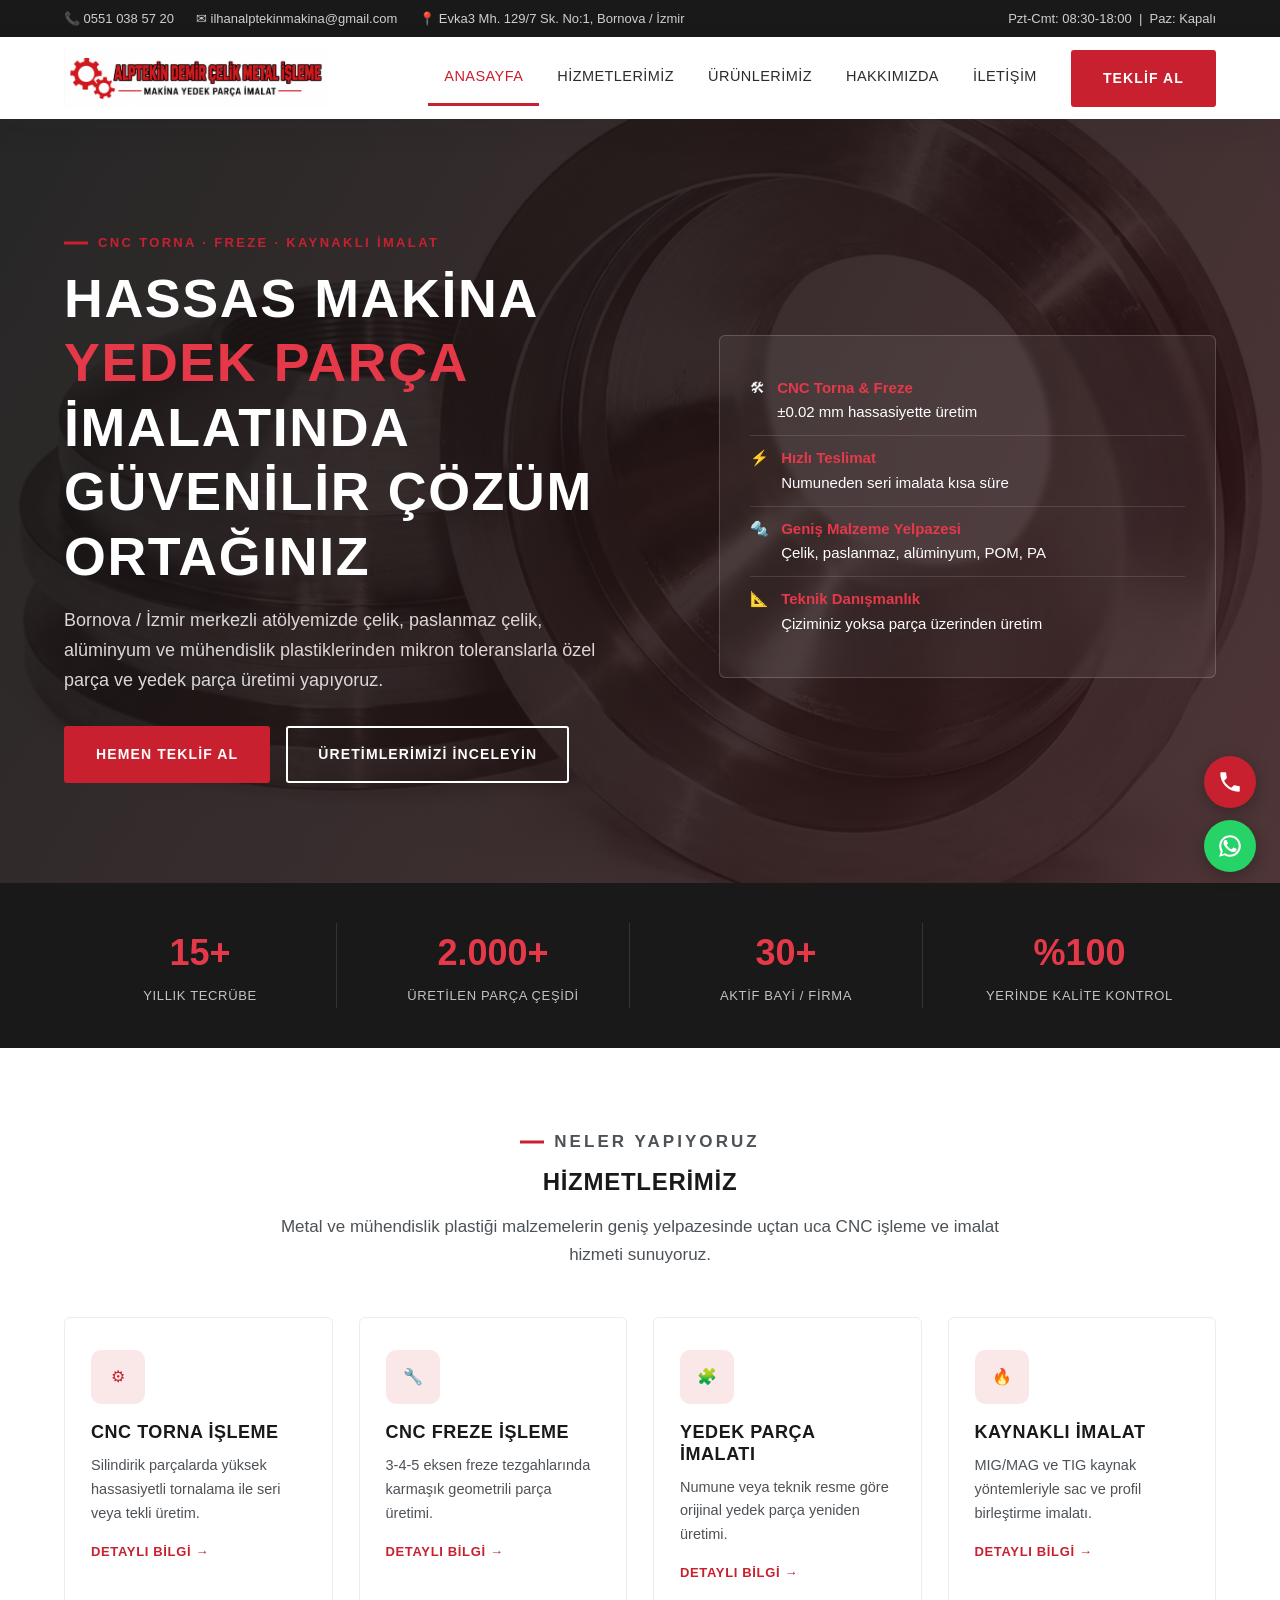
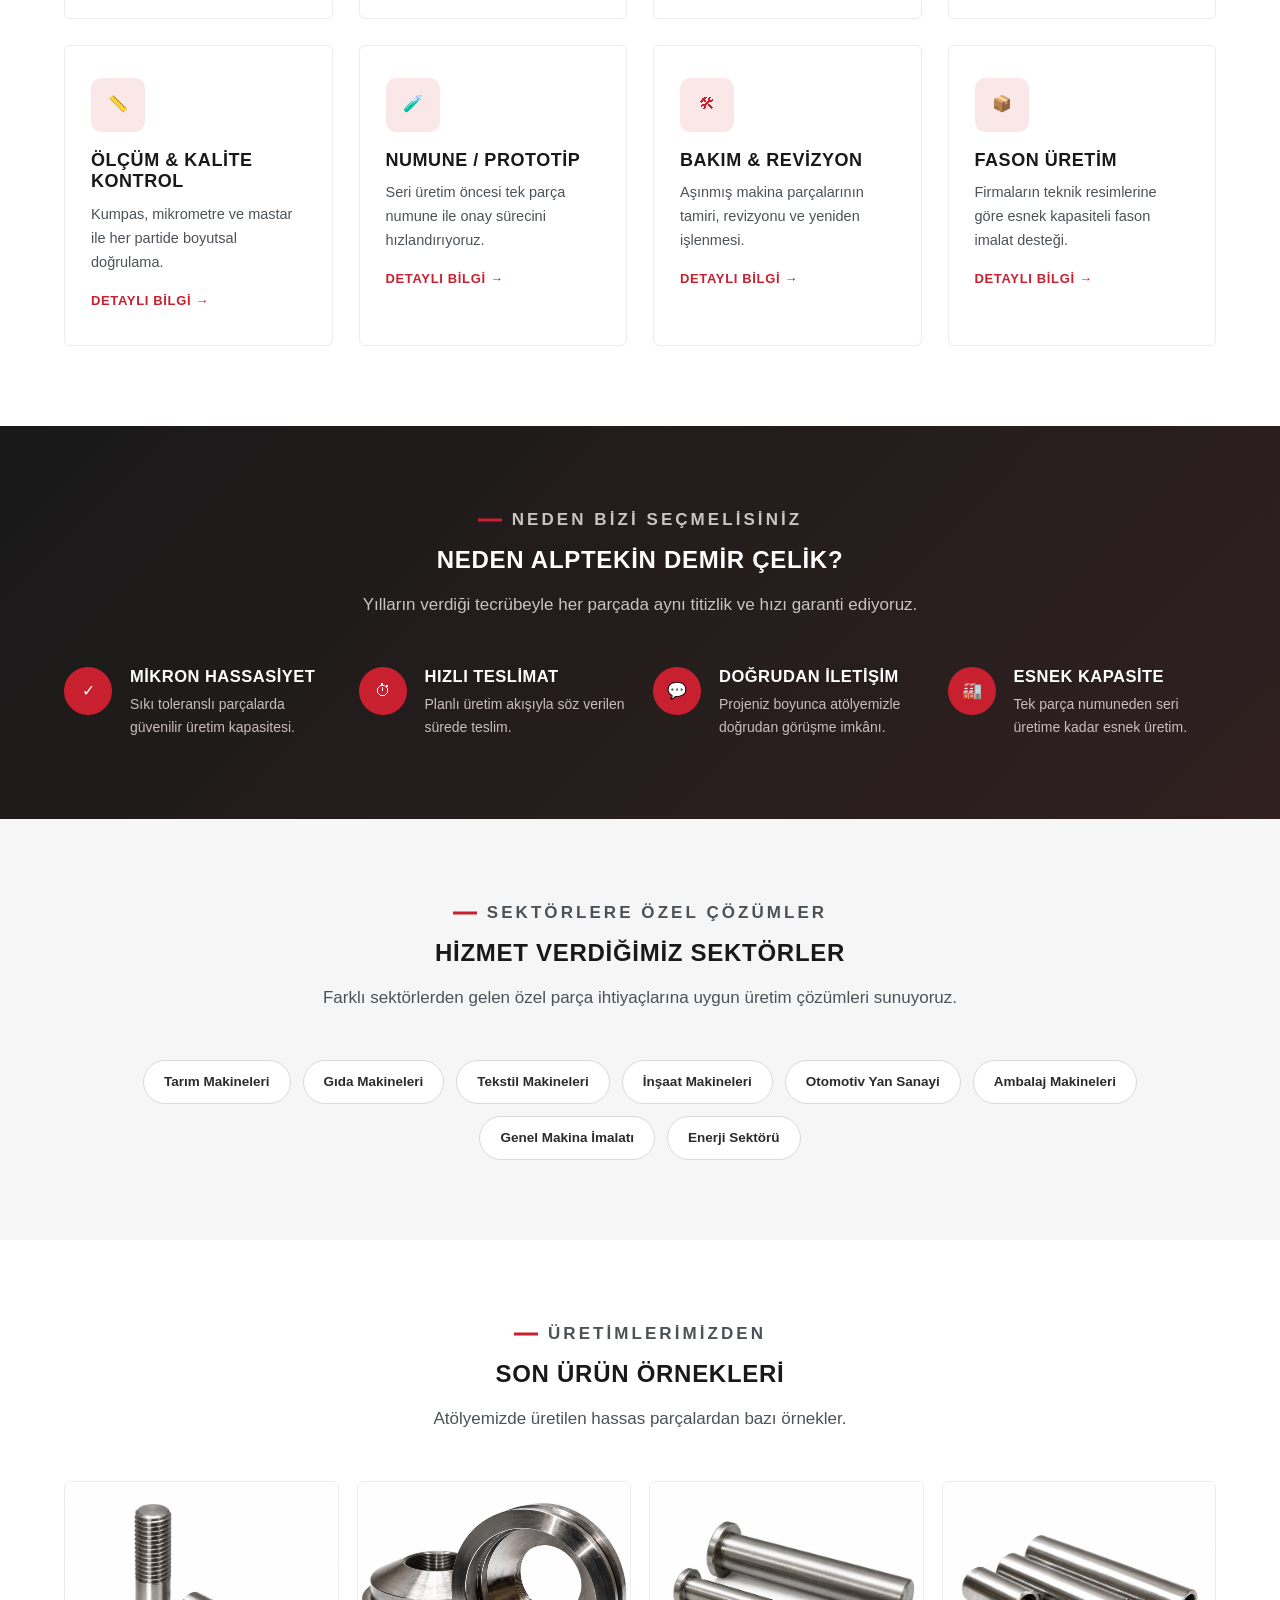
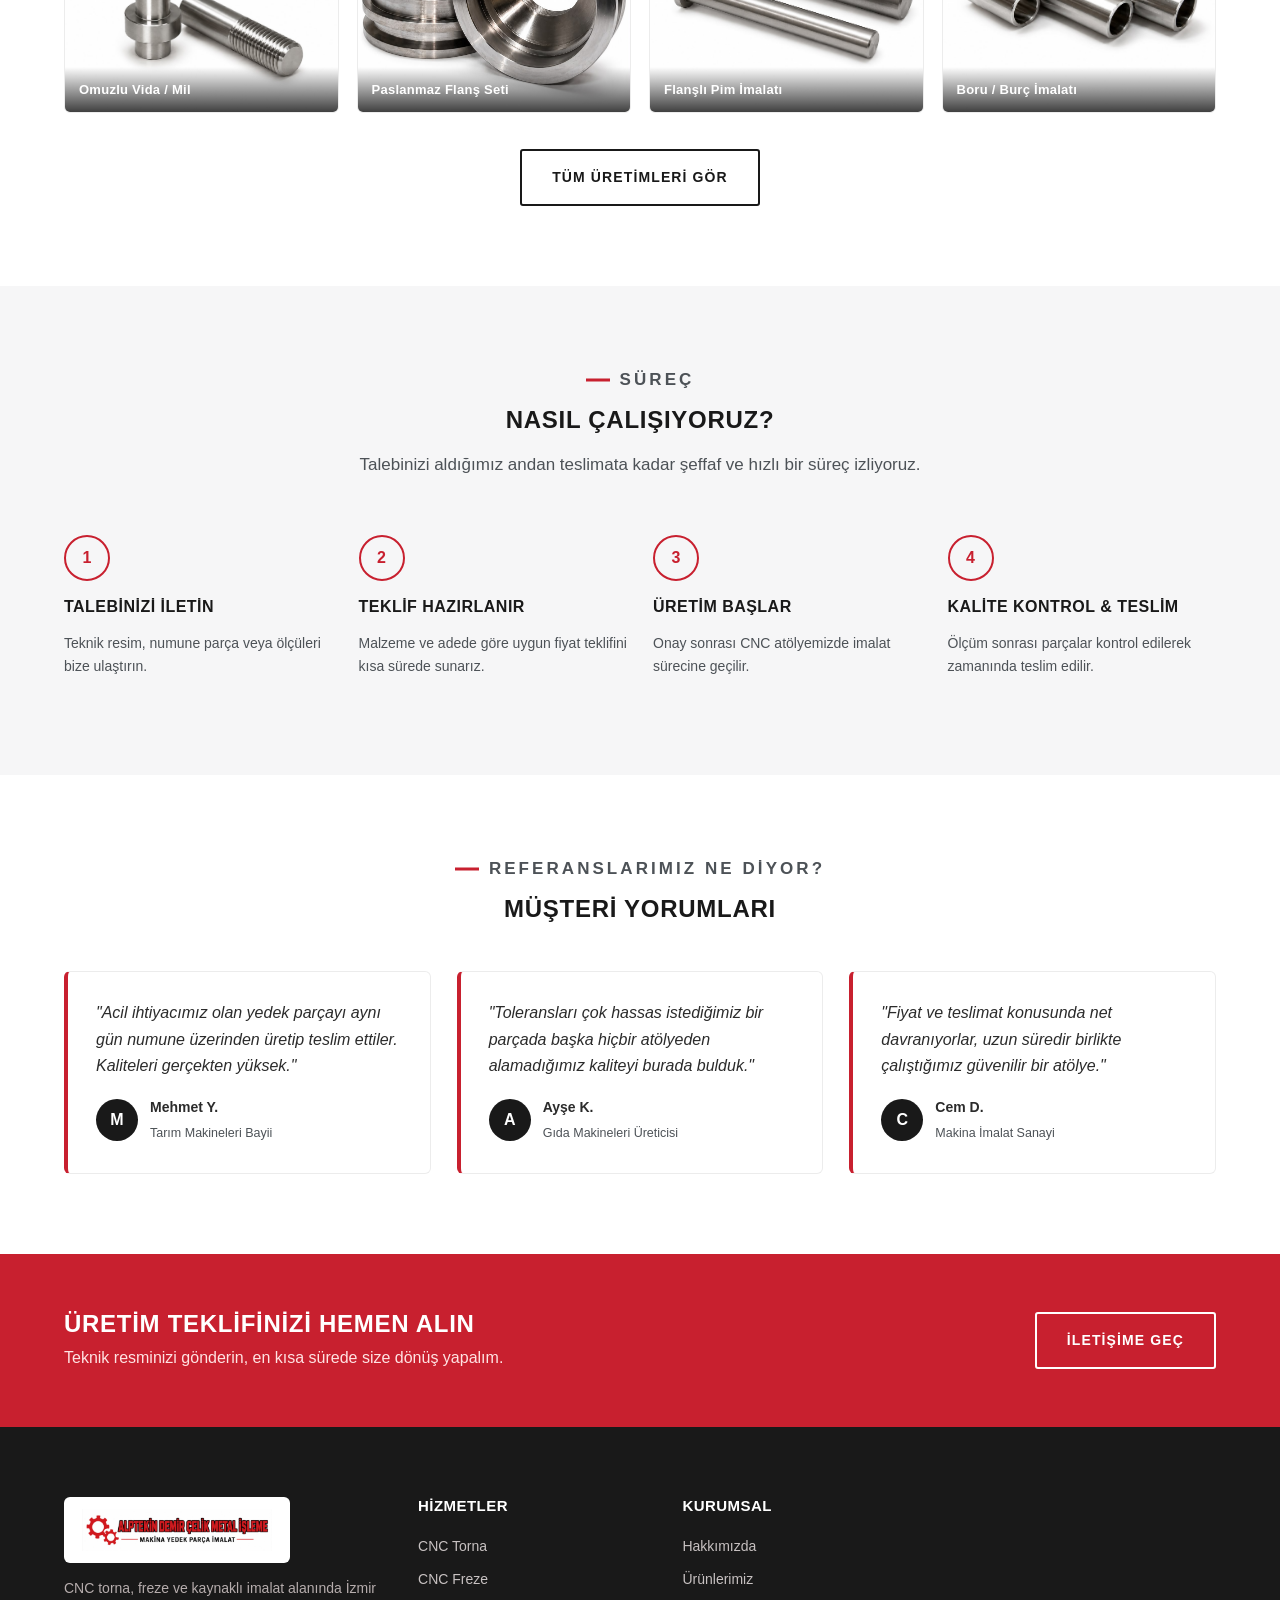
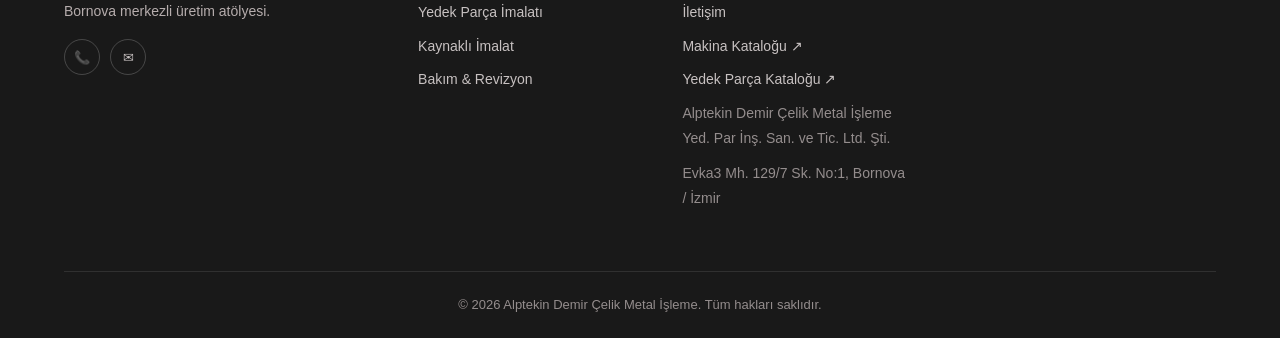
<file: index.html>
<!DOCTYPE html>
<html lang="tr">
<head>
<meta charset="UTF-8">
<meta name="viewport" content="width=device-width, initial-scale=1.0">
<title>Alptekin Demir Çelik Metal İşleme | CNC Torna &amp; Freze Yedek Parça İmalatı - İzmir</title>
<meta name="description" content="İzmir Bornova merkezli Alptekin Demir Çelik Metal İşleme; CNC torna, freze, kaynak ve özel makina yedek parçası imalatında hassasiyet ve hızlı teslimat sunar. Teklif için hemen arayın.">
<meta name="keywords" content="cnc torna izmir, cnc freze izmir, yedek parça imalatı, makina yedek parça, çelik metal işleme, bornova cnc atölyesi, alptekin demir çelik">
<meta name="author" content="Alptekin Demir Çelik Metal İşleme Yed. Par İnş. San. ve Tic. Ltd. Şti.">
<link rel="canonical" href="https://www.alptekindemircelik.com/">
<meta name="robots" content="index, follow">

<!-- Open Graph -->
<meta property="og:type" content="website">
<meta property="og:locale" content="tr_TR">
<meta property="og:title" content="Alptekin Demir Çelik Metal İşleme | CNC Torna &amp; Freze Yedek Parça İmalatı">
<meta property="og:description" content="İzmir Bornova'da CNC torna, freze ve kaynaklı imalat ile hassas makina yedek parçası üretimi. Aynı gün teklif, hızlı teslimat.">
<meta property="og:image" content="https://www.alptekindemircelik.com/img/cnc-parca-flans-seti.jpg">
<meta property="og:url" content="https://www.alptekindemircelik.com/">
<meta property="og:site_name" content="Alptekin Demir Çelik Metal İşleme">

<link rel="icon" type="image/png" href="img/logo.png">
<link rel="stylesheet" href="css/style.css">

<script type="application/ld+json">
{
  "@context": "https://schema.org",
  "@type": "LocalBusiness",
  "name": "Alptekin Demir Çelik Metal İşleme Yed. Par İnş. San. ve Tic. Ltd. Şti.",
  "image": "https://www.alptekindemircelik.com/img/logo.png",
  "url": "https://www.alptekindemircelik.com/",
  "telephone": "+90 551 038 57 20",
  "email": "ilhanalptekinmakina@gmail.com",
  "priceRange": "$$",
  "address": {
    "@type": "PostalAddress",
    "streetAddress": "Evka3 Mh. 129/7 Sk. No:1",
    "addressLocality": "Bornova",
    "addressRegion": "İzmir",
    "addressCountry": "TR"
  },
  "areaServed": "TR",
  "sameAs": []
}
</script>
</head>
<body>

<div class="topbar">
  <div class="container">
    <div class="topbar__contacts">
      <a href="tel:+905510385720">📞 0551 038 57 20</a>
      <a href="mailto:ilhanalptekinmakina@gmail.com">✉ ilhanalptekinmakina@gmail.com</a>
      <span>📍 Evka3 Mh. 129/7 Sk. No:1, Bornova / İzmir</span>
    </div>
    <div>Pzt-Cmt: 08:30-18:00 &nbsp;|&nbsp; Paz: Kapalı</div>
  </div>
</div>

<header class="site-header">
  <div class="container">
    <a href="/" class="brand">
      <img src="img/logo.png" alt="Alptekin Demir Çelik Metal İşleme Logo" width="52" height="52">
      <span class="brand__text">
        <span class="brand__title">Alptekin Demir Çelik</span>
        <span class="brand__sub">Makina Yedek Parça İmalat</span>
      </span>
    </a>
    <nav class="main-nav" aria-label="Ana menü">
      <ul>
        <li class="active"><a class="nav-link" href="/">Anasayfa</a></li>
        <li><a class="nav-link" href="hizmetlerimiz">Hizmetlerimiz</a></li>
        <li><a class="nav-link" href="urunlerimiz">Ürünlerimiz</a></li>
        <li><a class="nav-link" href="hakkimizda">Hakkımızda</a></li>
        <li><a class="nav-link" href="iletisim">İletişim</a></li>
      </ul>
      <a href="iletisim" class="btn btn-primary">Teklif Al</a>
    </nav>
    <button class="nav-toggle" aria-label="Menüyü aç/kapat" aria-expanded="false"><span></span></button>
  </div>
</header>

<main>

  <section class="hero">
    <div class="container">
      <div>
        <p class="eyebrow">CNC Torna · Freze · Kaynaklı İmalat</p>
        <h1>Hassas Makina <span>Yedek Parça</span> İmalatında Güvenilir Çözüm Ortağınız</h1>
        <p class="lead">Bornova / İzmir merkezli atölyemizde çelik, paslanmaz çelik, alüminyum ve mühendislik plastiklerinden mikron toleranslarla özel parça ve yedek parça üretimi yapıyoruz.</p>
        <div class="actions">
          <a href="iletisim" class="btn btn-primary">Hemen Teklif Al</a>
          <a href="urunlerimiz" class="btn btn-outline">Üretimlerimizi İnceleyin</a>
        </div>
      </div>
      <div class="hero-card">
        <ul>
          <li>🛠 <div><strong>CNC Torna &amp; Freze</strong><br>±0.02 mm hassasiyette üretim</div></li>
          <li>⚡ <div><strong>Hızlı Teslimat</strong><br>Numuneden seri imalata kısa süre</div></li>
          <li>🔩 <div><strong>Geniş Malzeme Yelpazesi</strong><br>Çelik, paslanmaz, alüminyum, POM, PA</div></li>
          <li>📐 <div><strong>Teknik Danışmanlık</strong><br>Çiziminiz yoksa parça üzerinden üretim</div></li>
        </ul>
      </div>
    </div>
  </section>

  <section class="stats">
    <div class="container">
      <div class="stat"><strong>15+</strong><span>Yıllık Tecrübe</span></div>
      <div class="stat"><strong>2.000+</strong><span>Üretilen Parça Çeşidi</span></div>
      <div class="stat"><strong>30+</strong><span>Aktif Bayi / Firma</span></div>
      <div class="stat"><strong>%100</strong><span>Yerinde Kalite Kontrol</span></div>
    </div>
  </section>

  <section class="section" id="hizmetler">
    <div class="container">
      <div class="section-head center">
        <p class="eyebrow">Neler Yapıyoruz</p>
        <h2>Hizmetlerimiz</h2>
        <p>Metal ve mühendislik plastiği malzemelerin geniş yelpazesinde uçtan uca CNC işleme ve imalat hizmeti sunuyoruz.</p>
      </div>
      <div class="grid grid--4">
        <div class="card">
          <div class="card__icon">⚙</div>
          <h3>CNC Torna İşleme</h3>
          <p>Silindirik parçalarda yüksek hassasiyetli tornalama ile seri veya tekli üretim.</p>
          <a class="card__link" href="hizmetlerimiz#torna">Detaylı Bilgi →</a>
        </div>
        <div class="card">
          <div class="card__icon">🔧</div>
          <h3>CNC Freze İşleme</h3>
          <p>3-4-5 eksen freze tezgahlarında karmaşık geometrili parça üretimi.</p>
          <a class="card__link" href="hizmetlerimiz#freze">Detaylı Bilgi →</a>
        </div>
        <div class="card">
          <div class="card__icon">🧩</div>
          <h3>Yedek Parça İmalatı</h3>
          <p>Numune veya teknik resme göre orijinal yedek parça yeniden üretimi.</p>
          <a class="card__link" href="hizmetlerimiz#yedek-parca">Detaylı Bilgi →</a>
        </div>
        <div class="card">
          <div class="card__icon">🔥</div>
          <h3>Kaynaklı İmalat</h3>
          <p>MIG/MAG ve TIG kaynak yöntemleriyle sac ve profil birleştirme imalatı.</p>
          <a class="card__link" href="hizmetlerimiz#kaynak">Detaylı Bilgi →</a>
        </div>
        <div class="card">
          <div class="card__icon">📏</div>
          <h3>Ölçüm &amp; Kalite Kontrol</h3>
          <p>Kumpas, mikrometre ve mastar ile her partide boyutsal doğrulama.</p>
          <a class="card__link" href="hizmetlerimiz#kalite">Detaylı Bilgi →</a>
        </div>
        <div class="card">
          <div class="card__icon">🧪</div>
          <h3>Numune / Prototip</h3>
          <p>Seri üretim öncesi tek parça numune ile onay sürecini hızlandırıyoruz.</p>
          <a class="card__link" href="hizmetlerimiz#numune">Detaylı Bilgi →</a>
        </div>
        <div class="card">
          <div class="card__icon">🛠</div>
          <h3>Bakım &amp; Revizyon</h3>
          <p>Aşınmış makina parçalarının tamiri, revizyonu ve yeniden işlenmesi.</p>
          <a class="card__link" href="hizmetlerimiz#bakim">Detaylı Bilgi →</a>
        </div>
        <div class="card">
          <div class="card__icon">📦</div>
          <h3>Fason Üretim</h3>
          <p>Firmaların teknik resimlerine göre esnek kapasiteli fason imalat desteği.</p>
          <a class="card__link" href="hizmetlerimiz#fason">Detaylı Bilgi →</a>
        </div>
      </div>
    </div>
  </section>

  <section class="section section--dark">
    <div class="container">
      <div class="section-head center">
        <p class="eyebrow">Neden Bizi Seçmelisiniz</p>
        <h2>Neden Alptekin Demir Çelik?</h2>
        <p>Yılların verdiği tecrübeyle her parçada aynı titizlik ve hızı garanti ediyoruz.</p>
      </div>
      <div class="grid grid--4">
        <div class="feature">
          <div class="feature__icon">✓</div>
          <div><h3>Mikron Hassasiyet</h3><p>Sıkı toleranslı parçalarda güvenilir üretim kapasitesi.</p></div>
        </div>
        <div class="feature">
          <div class="feature__icon">⏱</div>
          <div><h3>Hızlı Teslimat</h3><p>Planlı üretim akışıyla söz verilen sürede teslim.</p></div>
        </div>
        <div class="feature">
          <div class="feature__icon">💬</div>
          <div><h3>Doğrudan İletişim</h3><p>Projeniz boyunca atölyemizle doğrudan görüşme imkânı.</p></div>
        </div>
        <div class="feature">
          <div class="feature__icon">🏭</div>
          <div><h3>Esnek Kapasite</h3><p>Tek parça numuneden seri üretime kadar esnek üretim.</p></div>
        </div>
      </div>
    </div>
  </section>

  <section class="section section--gray">
    <div class="container">
      <div class="section-head center">
        <p class="eyebrow">Sektörlere Özel Çözümler</p>
        <h2>Hizmet Verdiğimiz Sektörler</h2>
        <p>Farklı sektörlerden gelen özel parça ihtiyaçlarına uygun üretim çözümleri sunuyoruz.</p>
      </div>
      <div class="pill-list" style="justify-content:center;">
        <span class="pill">Tarım Makineleri</span>
        <span class="pill">Gıda Makineleri</span>
        <span class="pill">Tekstil Makineleri</span>
        <span class="pill">İnşaat Makineleri</span>
        <span class="pill">Otomotiv Yan Sanayi</span>
        <span class="pill">Ambalaj Makineleri</span>
        <span class="pill">Genel Makina İmalatı</span>
        <span class="pill">Enerji Sektörü</span>
      </div>
    </div>
  </section>

  <section class="section">
    <div class="container">
      <div class="section-head center">
        <p class="eyebrow">Üretimlerimizden</p>
        <h2>Son Ürün Örnekleri</h2>
        <p>Atölyemizde üretilen hassas parçalardan bazı örnekler.</p>
      </div>
      <div class="gallery">
        <figure>
          <img src="img/cnc-parca-omuzlu-vida.jpg" alt="CNC torna ile üretilmiş omuzlu vida ve mil parçası" loading="lazy" width="400" height="230">
          <figcaption>Omuzlu Vida / Mil</figcaption>
        </figure>
        <figure>
          <img src="img/cnc-parca-flans-seti.jpg" alt="CNC işleme ile üretilmiş paslanmaz flanş seti" loading="lazy" width="400" height="230">
          <figcaption>Paslanmaz Flanş Seti</figcaption>
        </figure>
        <figure>
          <img src="img/cnc-parca-flansli-pim.jpg" alt="CNC torna ile üretilmiş flanşlı pim parçaları" loading="lazy" width="400" height="230">
          <figcaption>Flanşlı Pim İmalatı</figcaption>
        </figure>
        <figure>
          <img src="img/cnc-parca-boru-burc.jpg" alt="CNC işleme ile üretilmiş metal boru ve burç parçaları" loading="lazy" width="400" height="230">
          <figcaption>Boru / Burç İmalatı</figcaption>
        </figure>
      </div>
      <div class="text-center" style="margin-top:36px;">
        <a href="urunlerimiz" class="btn btn-outline">Tüm Üretimleri Gör</a>
      </div>
    </div>
  </section>

  <section class="section section--gray">
    <div class="container">
      <div class="section-head center">
        <p class="eyebrow">Süreç</p>
        <h2>Nasıl Çalışıyoruz?</h2>
        <p>Talebinizi aldığımız andan teslimata kadar şeffaf ve hızlı bir süreç izliyoruz.</p>
      </div>
      <div class="steps">
        <div class="step">
          <div class="step__num">1</div>
          <h3>Talebinizi İletin</h3>
          <p>Teknik resim, numune parça veya ölçüleri bize ulaştırın.</p>
        </div>
        <div class="step">
          <div class="step__num">2</div>
          <h3>Teklif Hazırlanır</h3>
          <p>Malzeme ve adede göre uygun fiyat teklifini kısa sürede sunarız.</p>
        </div>
        <div class="step">
          <div class="step__num">3</div>
          <h3>Üretim Başlar</h3>
          <p>Onay sonrası CNC atölyemizde imalat sürecine geçilir.</p>
        </div>
        <div class="step">
          <div class="step__num">4</div>
          <h3>Kalite Kontrol &amp; Teslim</h3>
          <p>Ölçüm sonrası parçalar kontrol edilerek zamanında teslim edilir.</p>
        </div>
      </div>
    </div>
  </section>

  <section class="section">
    <div class="container">
      <div class="section-head center">
        <p class="eyebrow">Referanslarımız Ne Diyor?</p>
        <h2>Müşteri Yorumları</h2>
      </div>
      <div class="grid grid--3">
        <div class="testimonial">
          <p>"Acil ihtiyacımız olan yedek parçayı aynı gün numune üzerinden üretip teslim ettiler. Kaliteleri gerçekten yüksek."</p>
          <div class="testimonial__who">
            <div class="testimonial__avatar">M</div>
            <div><strong>Mehmet Y.</strong><span>Tarım Makineleri Bayii</span></div>
          </div>
        </div>
        <div class="testimonial">
          <p>"Toleransları çok hassas istediğimiz bir parçada başka hiçbir atölyeden alamadığımız kaliteyi burada bulduk."</p>
          <div class="testimonial__who">
            <div class="testimonial__avatar">A</div>
            <div><strong>Ayşe K.</strong><span>Gıda Makineleri Üreticisi</span></div>
          </div>
        </div>
        <div class="testimonial">
          <p>"Fiyat ve teslimat konusunda net davranıyorlar, uzun süredir birlikte çalıştığımız güvenilir bir atölye."</p>
          <div class="testimonial__who">
            <div class="testimonial__avatar">C</div>
            <div><strong>Cem D.</strong><span>Makina İmalat Sanayi</span></div>
          </div>
        </div>
      </div>
    </div>
  </section>

  <section class="cta-band">
    <div class="container">
      <div>
        <h2>Üretim Teklifinizi Hemen Alın</h2>
        <p>Teknik resminizi gönderin, en kısa sürede size dönüş yapalım.</p>
      </div>
      <a href="iletisim" class="btn btn-outline">İletişime Geç</a>
    </div>
  </section>

</main>

<footer class="site-footer">
  <div class="container">
    <div class="footer-grid">
      <div class="footer-brand">
        <a href="/" class="brand">
          <img src="img/logo.png" alt="Alptekin Demir Çelik Logo" width="46" height="46">
          <span class="brand__text">
            <span class="brand__title">Alptekin Demir Çelik</span>
            <span class="brand__sub">Makina Yedek Parça İmalat</span>
          </span>
        </a>
        <p>CNC torna, freze ve kaynaklı imalat alanında İzmir Bornova merkezli üretim atölyesi.</p>
        <div class="social-row">
          <a href="tel:+905510385720" aria-label="Telefon">📞</a>
          <a href="mailto:ilhanalptekinmakina@gmail.com" aria-label="E-posta">✉</a>
        </div>
      </div>
      <div>
        <h4>Hizmetler</h4>
        <ul>
          <li><a href="hizmetlerimiz#torna">CNC Torna</a></li>
          <li><a href="hizmetlerimiz#freze">CNC Freze</a></li>
          <li><a href="hizmetlerimiz#yedek-parca">Yedek Parça İmalatı</a></li>
          <li><a href="hizmetlerimiz#kaynak">Kaynaklı İmalat</a></li>
          <li><a href="hizmetlerimiz#bakim">Bakım &amp; Revizyon</a></li>
        </ul>
      </div>
      <div>
        <h4>Kurumsal</h4>
        <ul>
          <li><a href="hakkimizda">Hakkımızda</a></li>
          <li><a href="urunlerimiz">Ürünlerimiz</a></li>
          <li><a href="iletisim">İletişim</a></li>
          <li><a href="docs/makina-katalogu.pdf" target="_blank" rel="noopener">Makina Kataloğu ↗</a></li>
          <li><a href="docs/yedek-parca-katalogu.pdf" target="_blank" rel="noopener">Yedek Parça Kataloğu ↗</a></li>
        <ul class="footer-legal">
          <li>Alptekin Demir Çelik Metal İşleme Yed. Par İnş. San. ve Tic. Ltd. Şti.</li>
          <li>Evka3 Mh. 129/7 Sk. No:1, Bornova / İzmir</li>
        </ul>
      </div>
    </div>
    <div class="footer-bottom">
      &copy; <span id="current-year">2026</span> Alptekin Demir Çelik Metal İşleme. Tüm hakları saklıdır.
    </div>
  </div>
</footer>

<div class="float-btns" aria-label="Hızlı iletişim">
  <a class="float-btn float-btn--phone" href="tel:+905510385720" aria-label="Bizi arayın" title="Bizi Arayın">
    <svg viewBox="0 0 24 24" xmlns="http://www.w3.org/2000/svg"><path d="M6.6 10.8c1.4 2.8 3.8 5.1 6.6 6.6l2.2-2.2c.3-.3.7-.4 1-.2 1.1.4 2.3.6 3.6.6.6 0 1 .4 1 1V20c0 .6-.4 1-1 1C10.6 21 3 13.4 3 4c0-.6.4-1 1-1h3.5c.6 0 1 .4 1 1 0 1.3.2 2.5.6 3.6.1.3 0 .7-.2 1L6.6 10.8z"/></svg>
  </a>
  <a class="float-btn float-btn--wa" href="https://wa.me/905510385720" target="_blank" rel="noopener noreferrer" aria-label="WhatsApp ile yazın" title="WhatsApp">
    <svg viewBox="0 0 24 24" xmlns="http://www.w3.org/2000/svg"><path d="M17.472 14.382c-.297-.149-1.758-.867-2.03-.967-.273-.099-.471-.148-.67.15-.197.297-.767.966-.94 1.164-.173.199-.347.223-.644.075-.297-.15-1.255-.463-2.39-1.475-.883-.788-1.48-1.761-1.653-2.059-.173-.297-.018-.458.13-.606.134-.133.298-.347.446-.52.149-.174.198-.298.298-.497.099-.198.05-.371-.025-.52-.075-.149-.669-1.612-.916-2.207-.242-.579-.487-.5-.669-.51-.173-.008-.371-.01-.57-.01-.198 0-.52.074-.792.372-.272.297-1.04 1.016-1.04 2.479 0 1.462 1.065 2.875 1.213 3.074.149.198 2.096 3.2 5.077 4.487.709.306 1.262.489 1.694.625.712.227 1.36.195 1.871.118.571-.085 1.758-.719 2.006-1.413.248-.694.248-1.289.173-1.413-.074-.124-.272-.198-.57-.347z"/><path d="M12 2C6.477 2 2 6.477 2 12c0 1.89.525 3.66 1.438 5.168L2 22l4.985-1.407A9.955 9.955 0 0 0 12 22c5.523 0 10-4.477 10-10S17.523 2 12 2zm0 18a7.946 7.946 0 0 1-4.073-1.114l-.292-.174-3.038.856.855-2.968-.19-.304A7.96 7.96 0 0 1 4 12c0-4.411 3.589-8 8-8s8 3.589 8 8-3.589 8-8 8z"/></svg>
  </a>
</div>
<script src="js/main.js"></script>
</body>
</html>
</file>
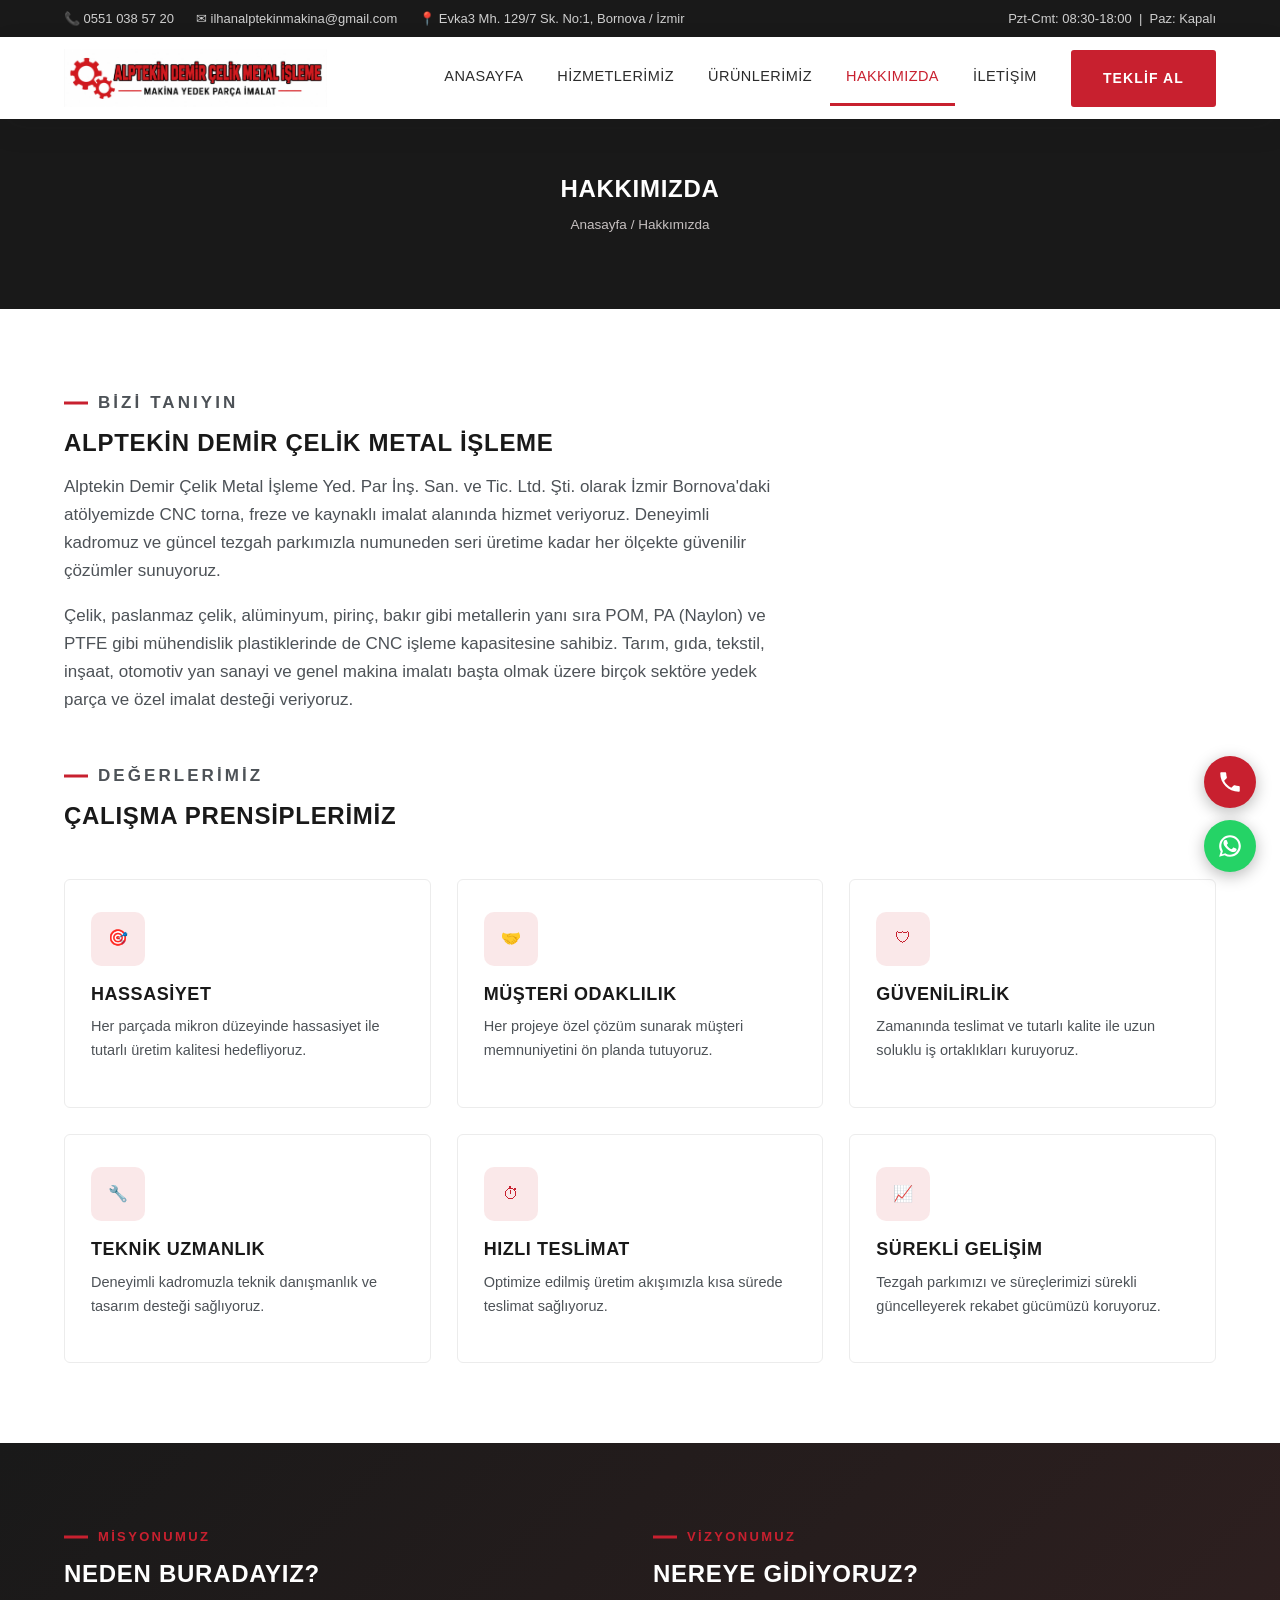
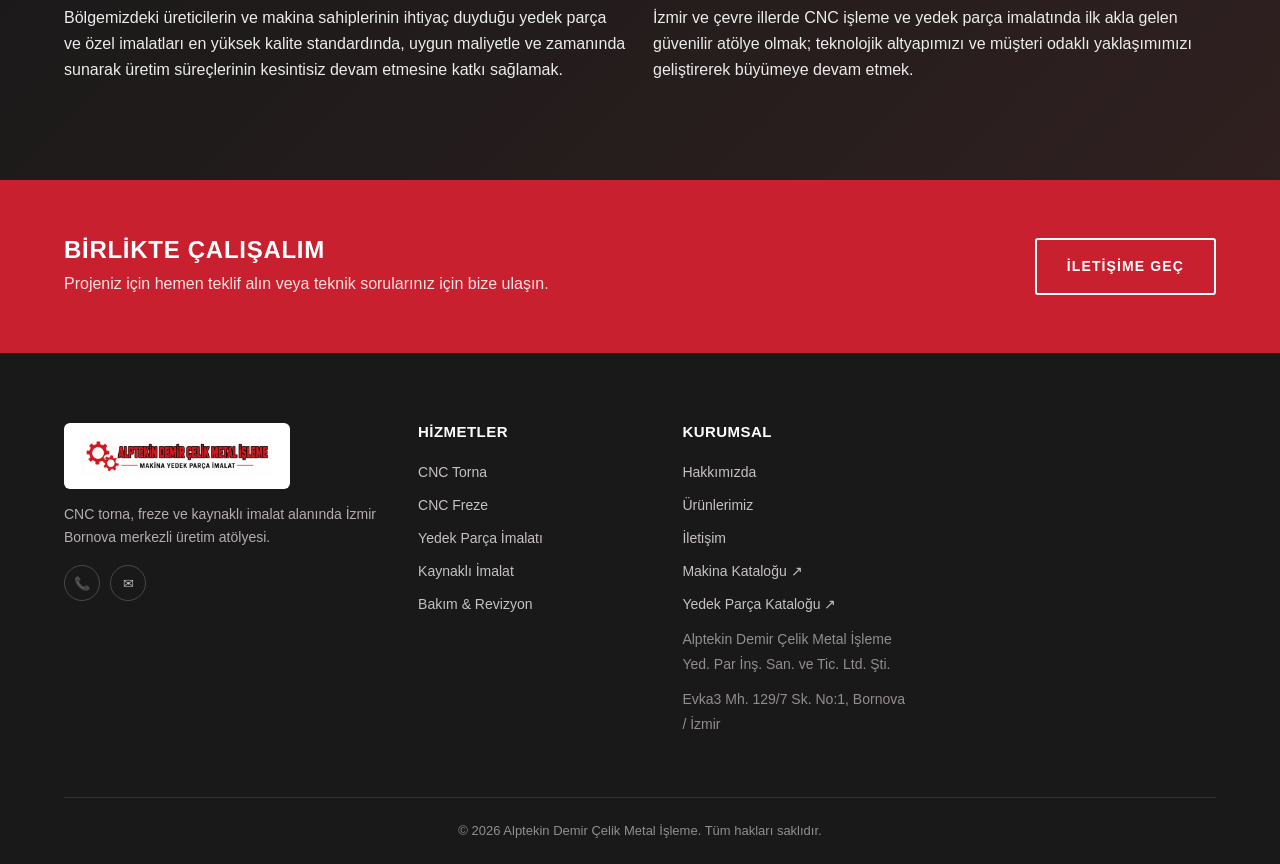
<file: hakkimizda.html>
<!DOCTYPE html>
<html lang="tr">
<head>
<meta charset="UTF-8">
<meta name="viewport" content="width=device-width, initial-scale=1.0">
<title>Hakkımızda | Alptekin Demir Çelik Metal İşleme - İzmir Bornova</title>
<meta name="description" content="Alptekin Demir Çelik Metal İşleme Yed. Par İnş. San. ve Tic. Ltd. Şti. hakkında bilgi edinin: misyonumuz, vizyonumuz ve değerlerimiz.">
<meta name="keywords" content="alptekin demir çelik hakkında, izmir cnc atölyesi, bornova metal işleme firması">
<link rel="canonical" href="https://www.alptekindemircelik.com/hakkimizda">
<meta name="robots" content="index, follow">
<meta property="og:type" content="website">
<meta property="og:locale" content="tr_TR">
<meta property="og:title" content="Hakkımızda | Alptekin Demir Çelik Metal İşleme">
<meta property="og:description" content="İzmir Bornova merkezli CNC işleme ve metal imalat atölyemizi tanıyın.">
<meta property="og:image" content="https://www.alptekindemircelik.com/img/logo.png">
<meta property="og:url" content="https://www.alptekindemircelik.com/hakkimizda">
<link rel="icon" type="image/png" href="img/logo.png">
<link rel="stylesheet" href="css/style.css">
</head>
<body>

<div class="topbar">
  <div class="container">
    <div class="topbar__contacts">
      <a href="tel:+905510385720">📞 0551 038 57 20</a>
      <a href="mailto:ilhanalptekinmakina@gmail.com">✉ ilhanalptekinmakina@gmail.com</a>
      <span>📍 Evka3 Mh. 129/7 Sk. No:1, Bornova / İzmir</span>
    </div>
    <div>Pzt-Cmt: 08:30-18:00 &nbsp;|&nbsp; Paz: Kapalı</div>
  </div>
</div>

<header class="site-header">
  <div class="container">
    <a href="/" class="brand">
      <img src="img/logo.png" alt="Alptekin Demir Çelik Metal İşleme Logo" width="52" height="52">
      <span class="brand__text">
        <span class="brand__title">Alptekin Demir Çelik</span>
        <span class="brand__sub">Makina Yedek Parça İmalat</span>
      </span>
    </a>
    <nav class="main-nav" aria-label="Ana menü">
      <ul>
        <li><a class="nav-link" href="/">Anasayfa</a></li>
        <li><a class="nav-link" href="hizmetlerimiz">Hizmetlerimiz</a></li>
        <li><a class="nav-link" href="urunlerimiz">Ürünlerimiz</a></li>
        <li class="active"><a class="nav-link" href="hakkimizda">Hakkımızda</a></li>
        <li><a class="nav-link" href="iletisim">İletişim</a></li>
      </ul>
      <a href="iletisim" class="btn btn-primary">Teklif Al</a>
    </nav>
    <button class="nav-toggle" aria-label="Menüyü aç/kapat" aria-expanded="false"><span></span></button>
  </div>
</header>

<main>

  <section class="page-header">
    <div class="container">
      <h1>Hakkımızda</h1>
      <p class="breadcrumb"><a href="/">Anasayfa</a> / Hakkımızda</p>
    </div>
  </section>

  <section class="section">
    <div class="container">
      <div class="section-head">
        <p class="eyebrow">Bizi Tanıyın</p>
        <h2>Alptekin Demir Çelik Metal İşleme</h2>
        <p>Alptekin Demir Çelik Metal İşleme Yed. Par İnş. San. ve Tic. Ltd. Şti. olarak İzmir Bornova'daki atölyemizde CNC torna, freze ve kaynaklı imalat alanında hizmet veriyoruz. Deneyimli kadromuz ve güncel tezgah parkımızla numuneden seri üretime kadar her ölçekte güvenilir çözümler sunuyoruz.</p>
        <p>Çelik, paslanmaz çelik, alüminyum, pirinç, bakır gibi metallerin yanı sıra POM, PA (Naylon) ve PTFE gibi mühendislik plastiklerinde de CNC işleme kapasitesine sahibiz. Tarım, gıda, tekstil, inşaat, otomotiv yan sanayi ve genel makina imalatı başta olmak üzere birçok sektöre yedek parça ve özel imalat desteği veriyoruz.</p>
      </div>

      <div class="section-head" style="margin-top:48px;">
        <p class="eyebrow">Değerlerimiz</p>
        <h2>Çalışma Prensiplerimiz</h2>
      </div>
      <div class="grid grid--3">
        <div class="card">
          <div class="card__icon">🎯</div>
          <h3>Hassasiyet</h3>
          <p>Her parçada mikron düzeyinde hassasiyet ile tutarlı üretim kalitesi hedefliyoruz.</p>
        </div>
        <div class="card">
          <div class="card__icon">🤝</div>
          <h3>Müşteri Odaklılık</h3>
          <p>Her projeye özel çözüm sunarak müşteri memnuniyetini ön planda tutuyoruz.</p>
        </div>
        <div class="card">
          <div class="card__icon">🛡</div>
          <h3>Güvenilirlik</h3>
          <p>Zamanında teslimat ve tutarlı kalite ile uzun soluklu iş ortaklıkları kuruyoruz.</p>
        </div>
        <div class="card">
          <div class="card__icon">🔧</div>
          <h3>Teknik Uzmanlık</h3>
          <p>Deneyimli kadromuzla teknik danışmanlık ve tasarım desteği sağlıyoruz.</p>
        </div>
        <div class="card">
          <div class="card__icon">⏱</div>
          <h3>Hızlı Teslimat</h3>
          <p>Optimize edilmiş üretim akışımızla kısa sürede teslimat sağlıyoruz.</p>
        </div>
        <div class="card">
          <div class="card__icon">📈</div>
          <h3>Sürekli Gelişim</h3>
          <p>Tezgah parkımızı ve süreçlerimizi sürekli güncelleyerek rekabet gücümüzü koruyoruz.</p>
        </div>
      </div>
    </div>
  </section>

  <section class="section section--dark">
    <div class="container">
      <div class="grid grid--2">
        <div>
          <p class="eyebrow">Misyonumuz</p>
          <h2>Neden Buradayız?</h2>
          <p>Bölgemizdeki üreticilerin ve makina sahiplerinin ihtiyaç duyduğu yedek parça ve özel imalatları en yüksek kalite standardında, uygun maliyetle ve zamanında sunarak üretim süreçlerinin kesintisiz devam etmesine katkı sağlamak.</p>
        </div>
        <div>
          <p class="eyebrow">Vizyonumuz</p>
          <h2>Nereye Gidiyoruz?</h2>
          <p>İzmir ve çevre illerde CNC işleme ve yedek parça imalatında ilk akla gelen güvenilir atölye olmak; teknolojik altyapımızı ve müşteri odaklı yaklaşımımızı geliştirerek büyümeye devam etmek.</p>
        </div>
      </div>
    </div>
  </section>

  <section class="cta-band">
    <div class="container">
      <div>
        <h2>Birlikte Çalışalım</h2>
        <p>Projeniz için hemen teklif alın veya teknik sorularınız için bize ulaşın.</p>
      </div>
      <a href="iletisim" class="btn btn-outline">İletişime Geç</a>
    </div>
  </section>

</main>

<footer class="site-footer">
  <div class="container">
    <div class="footer-grid">
      <div class="footer-brand">
        <a href="/" class="brand">
          <img src="img/logo.png" alt="Alptekin Demir Çelik Logo" width="46" height="46">
          <span class="brand__text">
            <span class="brand__title">Alptekin Demir Çelik</span>
            <span class="brand__sub">Makina Yedek Parça İmalat</span>
          </span>
        </a>
        <p>CNC torna, freze ve kaynaklı imalat alanında İzmir Bornova merkezli üretim atölyesi.</p>
        <div class="social-row">
          <a href="tel:+905510385720" aria-label="Telefon">📞</a>
          <a href="mailto:ilhanalptekinmakina@gmail.com" aria-label="E-posta">✉</a>
        </div>
      </div>
      <div>
        <h4>Hizmetler</h4>
        <ul>
          <li><a href="hizmetlerimiz#torna">CNC Torna</a></li>
          <li><a href="hizmetlerimiz#freze">CNC Freze</a></li>
          <li><a href="hizmetlerimiz#yedek-parca">Yedek Parça İmalatı</a></li>
          <li><a href="hizmetlerimiz#kaynak">Kaynaklı İmalat</a></li>
          <li><a href="hizmetlerimiz#bakim">Bakım &amp; Revizyon</a></li>
        </ul>
      </div>
      <div>
        <h4>Kurumsal</h4>
        <ul>
          <li><a href="hakkimizda">Hakkımızda</a></li>
          <li><a href="urunlerimiz">Ürünlerimiz</a></li>
          <li><a href="iletisim">İletişim</a></li>
          <li><a href="docs/makina-katalogu.pdf" target="_blank" rel="noopener">Makina Kataloğu ↗</a></li>
          <li><a href="docs/yedek-parca-katalogu.pdf" target="_blank" rel="noopener">Yedek Parça Kataloğu ↗</a></li>
        <ul class="footer-legal">
          <li>Alptekin Demir Çelik Metal İşleme Yed. Par İnş. San. ve Tic. Ltd. Şti.</li>
          <li>Evka3 Mh. 129/7 Sk. No:1, Bornova / İzmir</li>
        </ul>
      </div>
    </div>
    <div class="footer-bottom">
      &copy; <span id="current-year">2026</span> Alptekin Demir Çelik Metal İşleme. Tüm hakları saklıdır.
    </div>
  </div>
</footer>

<div class="float-btns" aria-label="Hızlı iletişim">
  <a class="float-btn float-btn--phone" href="tel:+905510385720" aria-label="Bizi arayın" title="Bizi Arayın">
    <svg viewBox="0 0 24 24" xmlns="http://www.w3.org/2000/svg"><path d="M6.6 10.8c1.4 2.8 3.8 5.1 6.6 6.6l2.2-2.2c.3-.3.7-.4 1-.2 1.1.4 2.3.6 3.6.6.6 0 1 .4 1 1V20c0 .6-.4 1-1 1C10.6 21 3 13.4 3 4c0-.6.4-1 1-1h3.5c.6 0 1 .4 1 1 0 1.3.2 2.5.6 3.6.1.3 0 .7-.2 1L6.6 10.8z"/></svg>
  </a>
  <a class="float-btn float-btn--wa" href="https://wa.me/905510385720" target="_blank" rel="noopener noreferrer" aria-label="WhatsApp ile yazın" title="WhatsApp">
    <svg viewBox="0 0 24 24" xmlns="http://www.w3.org/2000/svg"><path d="M17.472 14.382c-.297-.149-1.758-.867-2.03-.967-.273-.099-.471-.148-.67.15-.197.297-.767.966-.94 1.164-.173.199-.347.223-.644.075-.297-.15-1.255-.463-2.39-1.475-.883-.788-1.48-1.761-1.653-2.059-.173-.297-.018-.458.13-.606.134-.133.298-.347.446-.52.149-.174.198-.298.298-.497.099-.198.05-.371-.025-.52-.075-.149-.669-1.612-.916-2.207-.242-.579-.487-.5-.669-.51-.173-.008-.371-.01-.57-.01-.198 0-.52.074-.792.372-.272.297-1.04 1.016-1.04 2.479 0 1.462 1.065 2.875 1.213 3.074.149.198 2.096 3.2 5.077 4.487.709.306 1.262.489 1.694.625.712.227 1.36.195 1.871.118.571-.085 1.758-.719 2.006-1.413.248-.694.248-1.289.173-1.413-.074-.124-.272-.198-.57-.347z"/><path d="M12 2C6.477 2 2 6.477 2 12c0 1.89.525 3.66 1.438 5.168L2 22l4.985-1.407A9.955 9.955 0 0 0 12 22c5.523 0 10-4.477 10-10S17.523 2 12 2zm0 18a7.946 7.946 0 0 1-4.073-1.114l-.292-.174-3.038.856.855-2.968-.19-.304A7.96 7.96 0 0 1 4 12c0-4.411 3.589-8 8-8s8 3.589 8 8-3.589 8-8 8z"/></svg>
  </a>
</div>
<script src="js/main.js"></script>
</body>
</html>
</file>
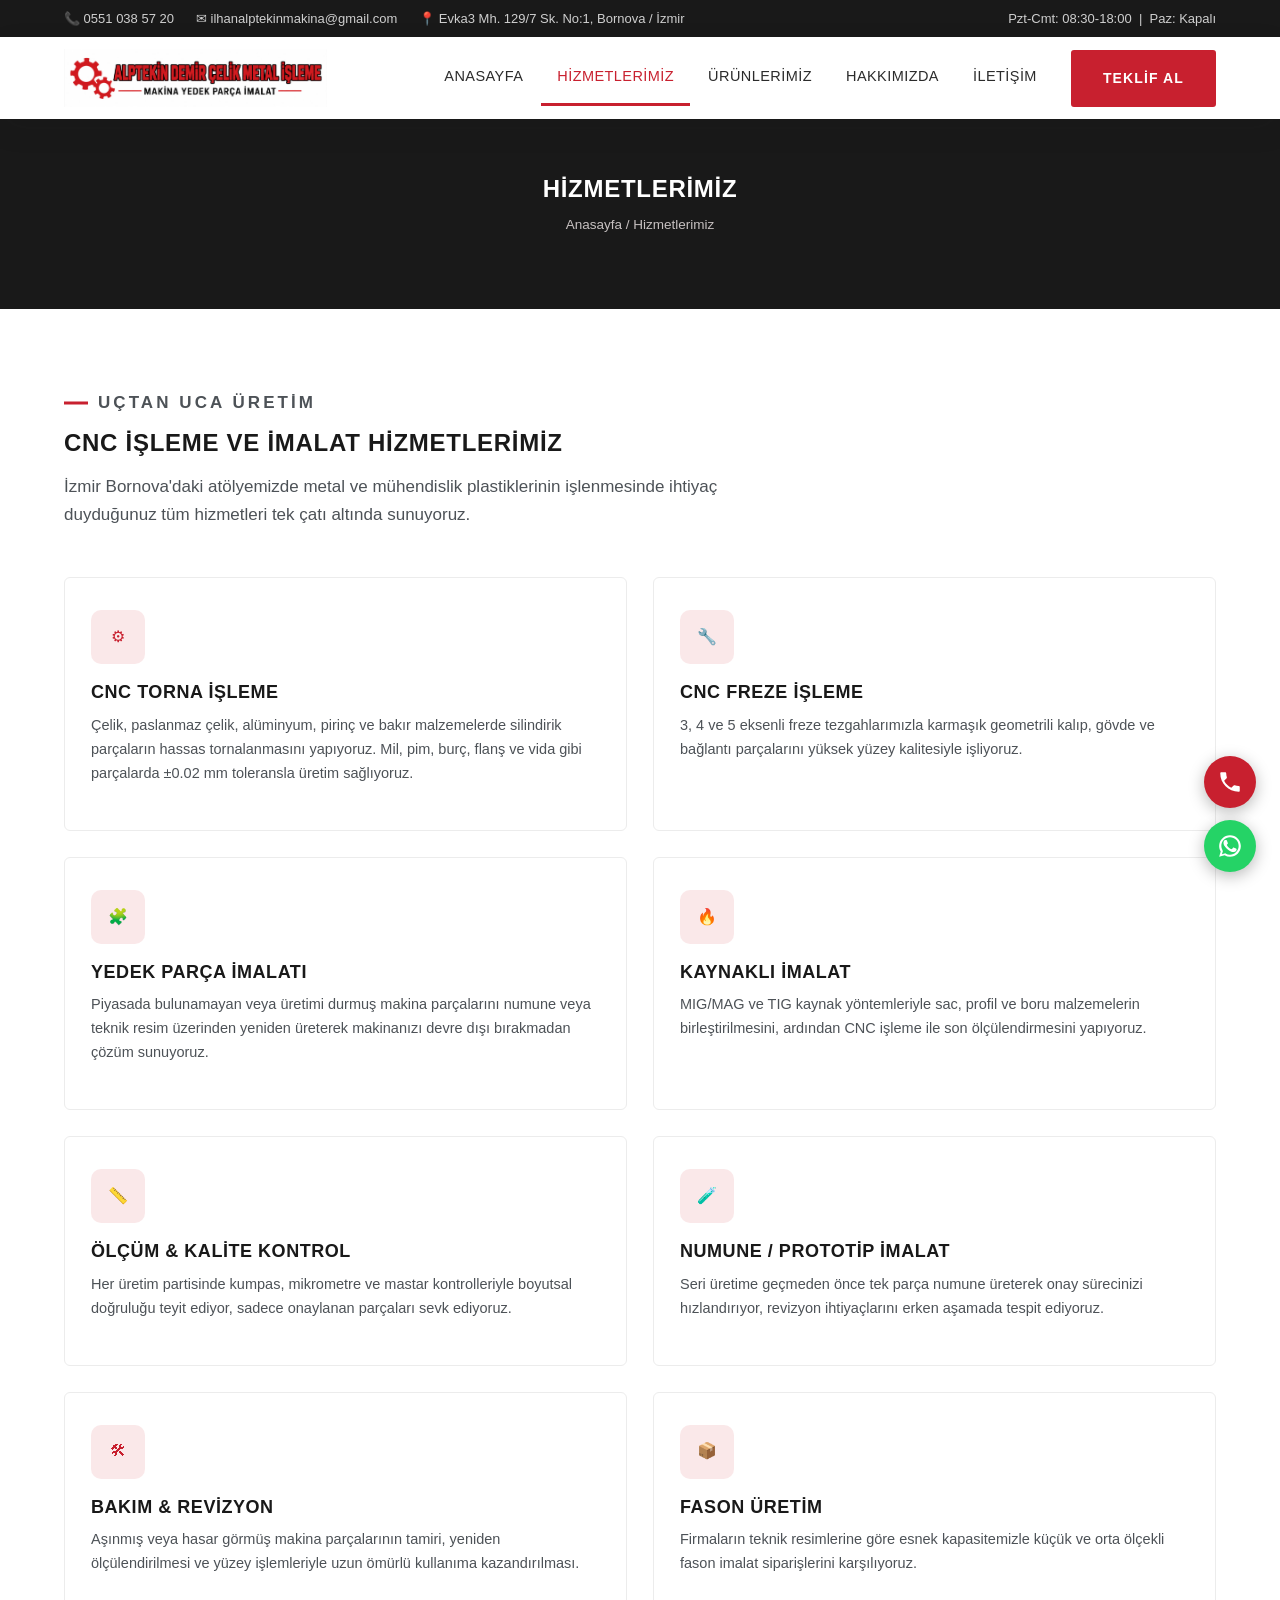
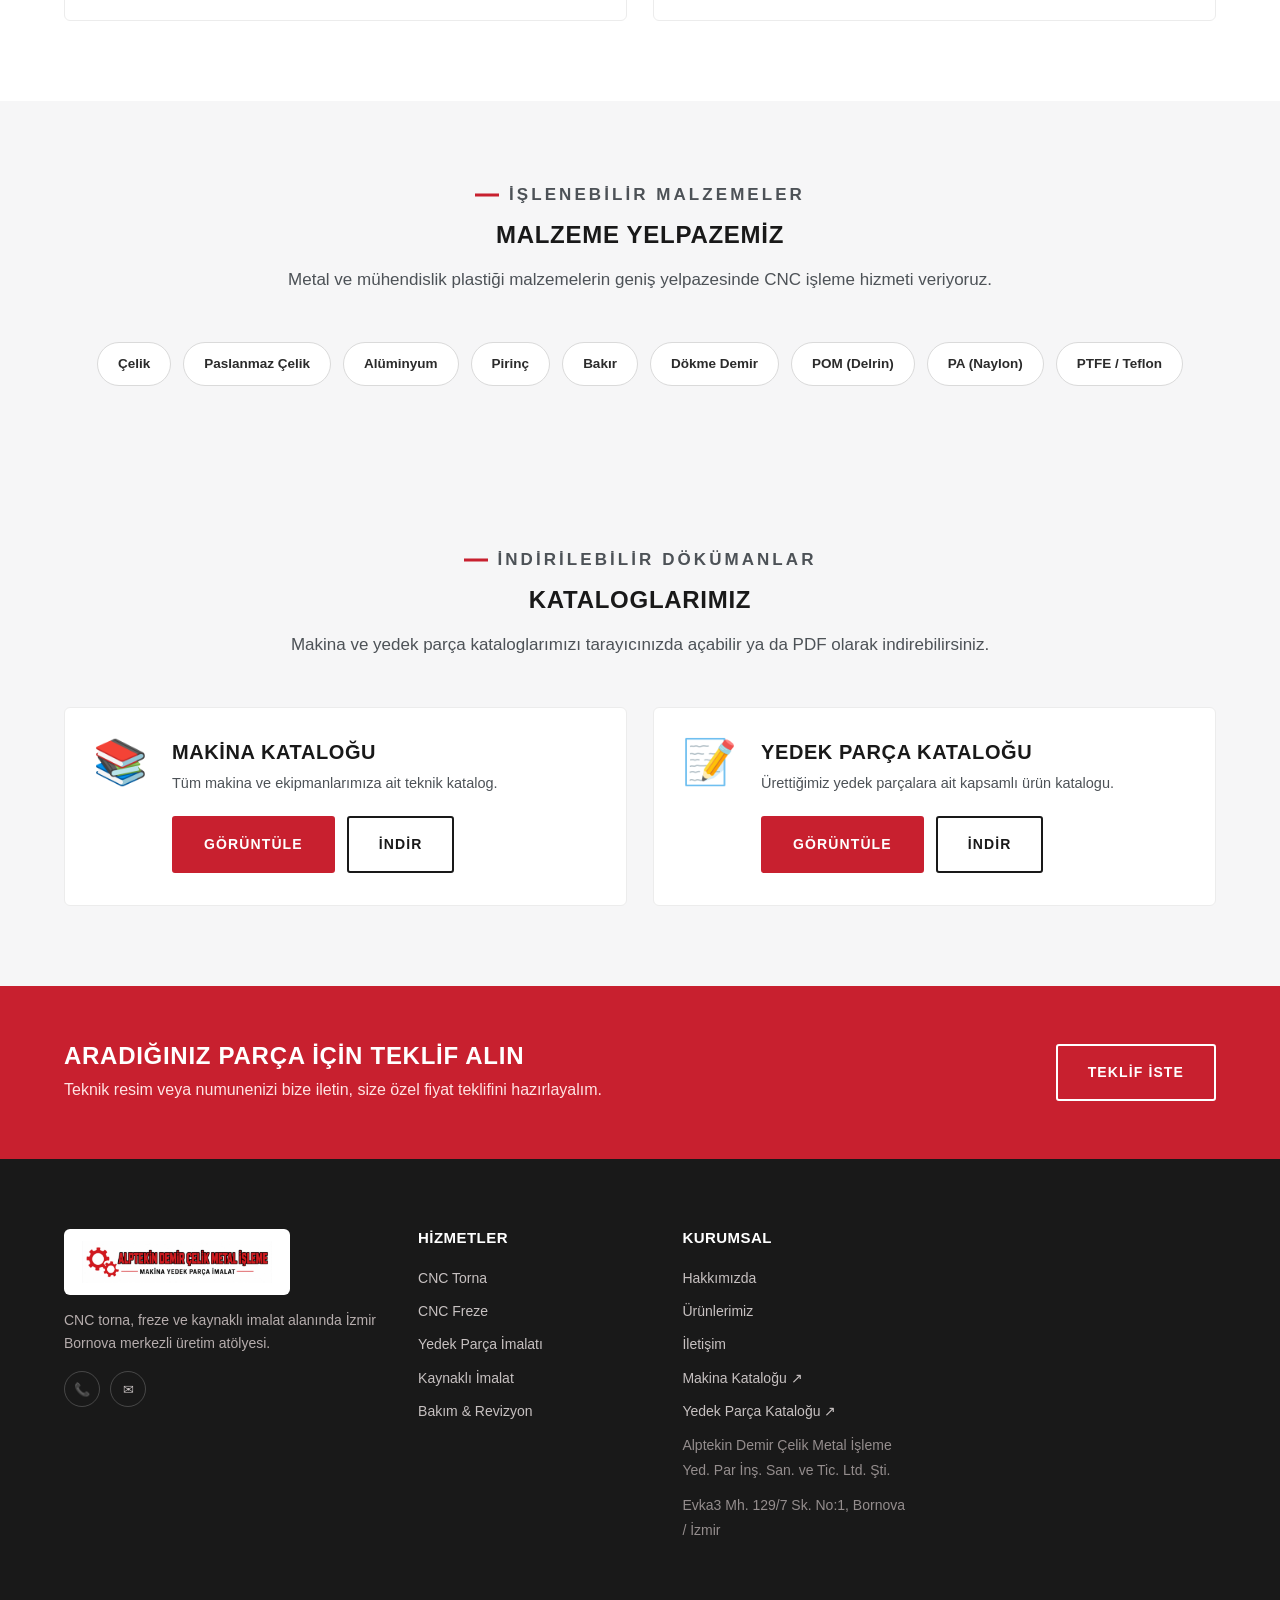
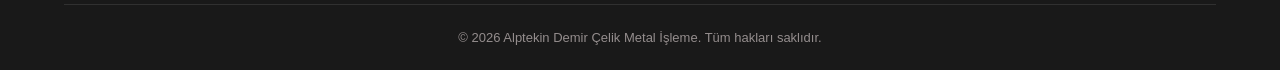
<file: hizmetlerimiz.html>
<!DOCTYPE html>
<html lang="tr">
<head>
<meta charset="UTF-8">
<meta name="viewport" content="width=device-width, initial-scale=1.0">
<title>Hizmetlerimiz | CNC Torna, Freze, Kaynak ve Yedek Parça İmalatı - Alptekin Demir Çelik</title>
<meta name="description" content="CNC torna, CNC freze, kaynaklı imalat, yedek parça üretimi, bakım-revizyon ve fason üretim hizmetlerimizi inceleyin. İzmir Bornova merkezli hassas metal işleme atölyesi.">
<meta name="keywords" content="cnc torna hizmeti, cnc freze hizmeti, kaynaklı imalat, yedek parça üretimi, fason cnc imalat izmir">
<link rel="canonical" href="https://www.alptekindemircelik.com/hizmetlerimiz">
<meta name="robots" content="index, follow">
<meta property="og:type" content="website">
<meta property="og:locale" content="tr_TR">
<meta property="og:title" content="Hizmetlerimiz | Alptekin Demir Çelik Metal İşleme">
<meta property="og:description" content="CNC torna, freze, kaynak, yedek parça imalatı ve bakım-revizyon hizmetlerimiz.">
<meta property="og:image" content="https://www.alptekindemircelik.com/img/cnc-parca-omuzlu-vida.jpg">
<meta property="og:url" content="https://www.alptekindemircelik.com/hizmetlerimiz">
<link rel="icon" type="image/png" href="img/logo.png">
<link rel="stylesheet" href="css/style.css">
</head>
<body>

<div class="topbar">
  <div class="container">
    <div class="topbar__contacts">
      <a href="tel:+905510385720">📞 0551 038 57 20</a>
      <a href="mailto:ilhanalptekinmakina@gmail.com">✉ ilhanalptekinmakina@gmail.com</a>
      <span>📍 Evka3 Mh. 129/7 Sk. No:1, Bornova / İzmir</span>
    </div>
    <div>Pzt-Cmt: 08:30-18:00 &nbsp;|&nbsp; Paz: Kapalı</div>
  </div>
</div>

<header class="site-header">
  <div class="container">
    <a href="/" class="brand">
      <img src="img/logo.png" alt="Alptekin Demir Çelik Metal İşleme Logo" width="52" height="52">
      <span class="brand__text">
        <span class="brand__title">Alptekin Demir Çelik</span>
        <span class="brand__sub">Makina Yedek Parça İmalat</span>
      </span>
    </a>
    <nav class="main-nav" aria-label="Ana menü">
      <ul>
        <li><a class="nav-link" href="/">Anasayfa</a></li>
        <li class="active"><a class="nav-link" href="hizmetlerimiz">Hizmetlerimiz</a></li>
        <li><a class="nav-link" href="urunlerimiz">Ürünlerimiz</a></li>
        <li><a class="nav-link" href="hakkimizda">Hakkımızda</a></li>
        <li><a class="nav-link" href="iletisim">İletişim</a></li>
      </ul>
      <a href="iletisim" class="btn btn-primary">Teklif Al</a>
    </nav>
    <button class="nav-toggle" aria-label="Menüyü aç/kapat" aria-expanded="false"><span></span></button>
  </div>
</header>

<main>

  <section class="page-header">
    <div class="container">
      <h1>Hizmetlerimiz</h1>
      <p class="breadcrumb"><a href="/">Anasayfa</a> / Hizmetlerimiz</p>
    </div>
  </section>

  <section class="section">
    <div class="container">
      <div class="section-head">
        <p class="eyebrow">Uçtan Uca Üretim</p>
        <h2>CNC İşleme ve İmalat Hizmetlerimiz</h2>
        <p>İzmir Bornova'daki atölyemizde metal ve mühendislik plastiklerinin işlenmesinde ihtiyaç duyduğunuz tüm hizmetleri tek çatı altında sunuyoruz.</p>
      </div>

      <div class="grid grid--2" style="margin-bottom:26px;" id="torna">
        <div class="card">
          <div class="card__icon">⚙</div>
          <h3>CNC Torna İşleme</h3>
          <p>Çelik, paslanmaz çelik, alüminyum, pirinç ve bakır malzemelerde silindirik parçaların hassas tornalanmasını yapıyoruz. Mil, pim, burç, flanş ve vida gibi parçalarda ±0.02 mm toleransla üretim sağlıyoruz.</p>
        </div>
        <div class="card" id="freze">
          <div class="card__icon">🔧</div>
          <h3>CNC Freze İşleme</h3>
          <p>3, 4 ve 5 eksenli freze tezgahlarımızla karmaşık geometrili kalıp, gövde ve bağlantı parçalarını yüksek yüzey kalitesiyle işliyoruz.</p>
        </div>
      </div>

      <div class="grid grid--2" style="margin-bottom:26px;" id="yedek-parca">
        <div class="card">
          <div class="card__icon">🧩</div>
          <h3>Yedek Parça İmalatı</h3>
          <p>Piyasada bulunamayan veya üretimi durmuş makina parçalarını numune veya teknik resim üzerinden yeniden üreterek makinanızı devre dışı bırakmadan çözüm sunuyoruz.</p>
        </div>
        <div class="card" id="kaynak">
          <div class="card__icon">🔥</div>
          <h3>Kaynaklı İmalat</h3>
          <p>MIG/MAG ve TIG kaynak yöntemleriyle sac, profil ve boru malzemelerin birleştirilmesini, ardından CNC işleme ile son ölçülendirmesini yapıyoruz.</p>
        </div>
      </div>

      <div class="grid grid--2" style="margin-bottom:26px;" id="kalite">
        <div class="card">
          <div class="card__icon">📏</div>
          <h3>Ölçüm &amp; Kalite Kontrol</h3>
          <p>Her üretim partisinde kumpas, mikrometre ve mastar kontrolleriyle boyutsal doğruluğu teyit ediyor, sadece onaylanan parçaları sevk ediyoruz.</p>
        </div>
        <div class="card" id="numune">
          <div class="card__icon">🧪</div>
          <h3>Numune / Prototip İmalat</h3>
          <p>Seri üretime geçmeden önce tek parça numune üreterek onay sürecinizi hızlandırıyor, revizyon ihtiyaçlarını erken aşamada tespit ediyoruz.</p>
        </div>
      </div>

      <div class="grid grid--2" id="bakim">
        <div class="card">
          <div class="card__icon">🛠</div>
          <h3>Bakım &amp; Revizyon</h3>
          <p>Aşınmış veya hasar görmüş makina parçalarının tamiri, yeniden ölçülendirilmesi ve yüzey işlemleriyle uzun ömürlü kullanıma kazandırılması.</p>
        </div>
        <div class="card" id="fason">
          <div class="card__icon">📦</div>
          <h3>Fason Üretim</h3>
          <p>Firmaların teknik resimlerine göre esnek kapasitemizle küçük ve orta ölçekli fason imalat siparişlerini karşılıyoruz.</p>
        </div>
      </div>
    </div>
  </section>

  <section class="section section--gray">
    <div class="container">
      <div class="section-head center">
        <p class="eyebrow">İşlenebilir Malzemeler</p>
        <h2>Malzeme Yelpazemiz</h2>
        <p>Metal ve mühendislik plastiği malzemelerin geniş yelpazesinde CNC işleme hizmeti veriyoruz.</p>
      </div>
      <div class="pill-list" style="justify-content:center;">
        <span class="pill">Çelik</span>
        <span class="pill">Paslanmaz Çelik</span>
        <span class="pill">Alüminyum</span>
        <span class="pill">Pirinç</span>
        <span class="pill">Bakır</span>
        <span class="pill">Dökme Demir</span>
        <span class="pill">POM (Delrin)</span>
        <span class="pill">PA (Naylon)</span>
        <span class="pill">PTFE / Teflon</span>
      </div>
    </div>
  </section>

  <section class="section section--gray">
    <div class="container">
      <div class="section-head center">
        <p class="eyebrow">İndirilebilir Dökümanlar</p>
        <h2>Kataloglarımız</h2>
        <p>Makina ve yedek parça kataloglarımızı tarayıcınızda açabilir ya da PDF olarak indirebilirsiniz.</p>
      </div>
      <div class="grid grid--2">
        <div class="catalog-card">
          <div class="catalog-card__icon">📚</div>
          <div class="catalog-card__body">
            <h3>Makina Kataloğu</h3>
            <p>Tüm makina ve ekipmanlarımıza ait teknik katalog.</p>
            <div class="catalog-card__actions">
              <a href="docs/makina-katalogu.pdf" target="_blank" rel="noopener" class="btn btn-primary">Görüntüle</a>
              <a href="docs/makina-katalogu.pdf" download="Makina-Katalogu" class="btn btn-outline">İndir</a>
            </div>
          </div>
        </div>
        <div class="catalog-card">
          <div class="catalog-card__icon">📝</div>
          <div class="catalog-card__body">
            <h3>Yedek Parça Kataloğu</h3>
            <p>Ürettiğimiz yedek parçalara ait kapsamlı ürün katalogu.</p>
            <div class="catalog-card__actions">
              <a href="docs/yedek-parca-katalogu.pdf" target="_blank" rel="noopener" class="btn btn-primary">Görüntüle</a>
              <a href="docs/yedek-parca-katalogu.pdf" download="Yedek-Parca-Katalogu" class="btn btn-outline">İndir</a>
            </div>
          </div>
        </div>
      </div>
    </div>
  </section>

  <section class="cta-band">
    <div class="container">
      <div>
        <h2>Aradığınız Parça İçin Teklif Alın</h2>
        <p>Teknik resim veya numunenizi bize iletin, size özel fiyat teklifini hazırlayalım.</p>
      </div>
      <a href="iletisim" class="btn btn-outline">Teklif İste</a>
    </div>
  </section>

</main>

<footer class="site-footer">
  <div class="container">
    <div class="footer-grid">
      <div class="footer-brand">
        <a href="/" class="brand">
          <img src="img/logo.png" alt="Alptekin Demir Çelik Logo" width="46" height="46">
          <span class="brand__text">
            <span class="brand__title">Alptekin Demir Çelik</span>
            <span class="brand__sub">Makina Yedek Parça İmalat</span>
          </span>
        </a>
        <p>CNC torna, freze ve kaynaklı imalat alanında İzmir Bornova merkezli üretim atölyesi.</p>
        <div class="social-row">
          <a href="tel:+905510385720" aria-label="Telefon">📞</a>
          <a href="mailto:ilhanalptekinmakina@gmail.com" aria-label="E-posta">✉</a>
        </div>
      </div>
      <div>
        <h4>Hizmetler</h4>
        <ul>
          <li><a href="hizmetlerimiz#torna">CNC Torna</a></li>
          <li><a href="hizmetlerimiz#freze">CNC Freze</a></li>
          <li><a href="hizmetlerimiz#yedek-parca">Yedek Parça İmalatı</a></li>
          <li><a href="hizmetlerimiz#kaynak">Kaynaklı İmalat</a></li>
          <li><a href="hizmetlerimiz#bakim">Bakım &amp; Revizyon</a></li>
        </ul>
      </div>
      <div>
        <h4>Kurumsal</h4>
        <ul>
          <li><a href="hakkimizda">Hakkımızda</a></li>
          <li><a href="urunlerimiz">Ürünlerimiz</a></li>
          <li><a href="iletisim">İletişim</a></li>
          <li><a href="docs/makina-katalogu.pdf" target="_blank" rel="noopener">Makina Kataloğu ↗</a></li>
          <li><a href="docs/yedek-parca-katalogu.pdf" target="_blank" rel="noopener">Yedek Parça Kataloğu ↗</a></li>
        <ul class="footer-legal">
          <li>Alptekin Demir Çelik Metal İşleme Yed. Par İnş. San. ve Tic. Ltd. Şti.</li>
          <li>Evka3 Mh. 129/7 Sk. No:1, Bornova / İzmir</li>
        </ul>
      </div>
    </div>
    <div class="footer-bottom">
      &copy; <span id="current-year">2026</span> Alptekin Demir Çelik Metal İşleme. Tüm hakları saklıdır.
    </div>
  </div>
</footer>

<div class="float-btns" aria-label="Hızlı iletişim">
  <a class="float-btn float-btn--phone" href="tel:+905510385720" aria-label="Bizi arayın" title="Bizi Arayın">
    <svg viewBox="0 0 24 24" xmlns="http://www.w3.org/2000/svg"><path d="M6.6 10.8c1.4 2.8 3.8 5.1 6.6 6.6l2.2-2.2c.3-.3.7-.4 1-.2 1.1.4 2.3.6 3.6.6.6 0 1 .4 1 1V20c0 .6-.4 1-1 1C10.6 21 3 13.4 3 4c0-.6.4-1 1-1h3.5c.6 0 1 .4 1 1 0 1.3.2 2.5.6 3.6.1.3 0 .7-.2 1L6.6 10.8z"/></svg>
  </a>
  <a class="float-btn float-btn--wa" href="https://wa.me/905510385720" target="_blank" rel="noopener noreferrer" aria-label="WhatsApp ile yazın" title="WhatsApp">
    <svg viewBox="0 0 24 24" xmlns="http://www.w3.org/2000/svg"><path d="M17.472 14.382c-.297-.149-1.758-.867-2.03-.967-.273-.099-.471-.148-.67.15-.197.297-.767.966-.94 1.164-.173.199-.347.223-.644.075-.297-.15-1.255-.463-2.39-1.475-.883-.788-1.48-1.761-1.653-2.059-.173-.297-.018-.458.13-.606.134-.133.298-.347.446-.52.149-.174.198-.298.298-.497.099-.198.05-.371-.025-.52-.075-.149-.669-1.612-.916-2.207-.242-.579-.487-.5-.669-.51-.173-.008-.371-.01-.57-.01-.198 0-.52.074-.792.372-.272.297-1.04 1.016-1.04 2.479 0 1.462 1.065 2.875 1.213 3.074.149.198 2.096 3.2 5.077 4.487.709.306 1.262.489 1.694.625.712.227 1.36.195 1.871.118.571-.085 1.758-.719 2.006-1.413.248-.694.248-1.289.173-1.413-.074-.124-.272-.198-.57-.347z"/><path d="M12 2C6.477 2 2 6.477 2 12c0 1.89.525 3.66 1.438 5.168L2 22l4.985-1.407A9.955 9.955 0 0 0 12 22c5.523 0 10-4.477 10-10S17.523 2 12 2zm0 18a7.946 7.946 0 0 1-4.073-1.114l-.292-.174-3.038.856.855-2.968-.19-.304A7.96 7.96 0 0 1 4 12c0-4.411 3.589-8 8-8s8 3.589 8 8-3.589 8-8 8z"/></svg>
  </a>
</div>
<script src="js/main.js"></script>
</body>
</html>
</file>
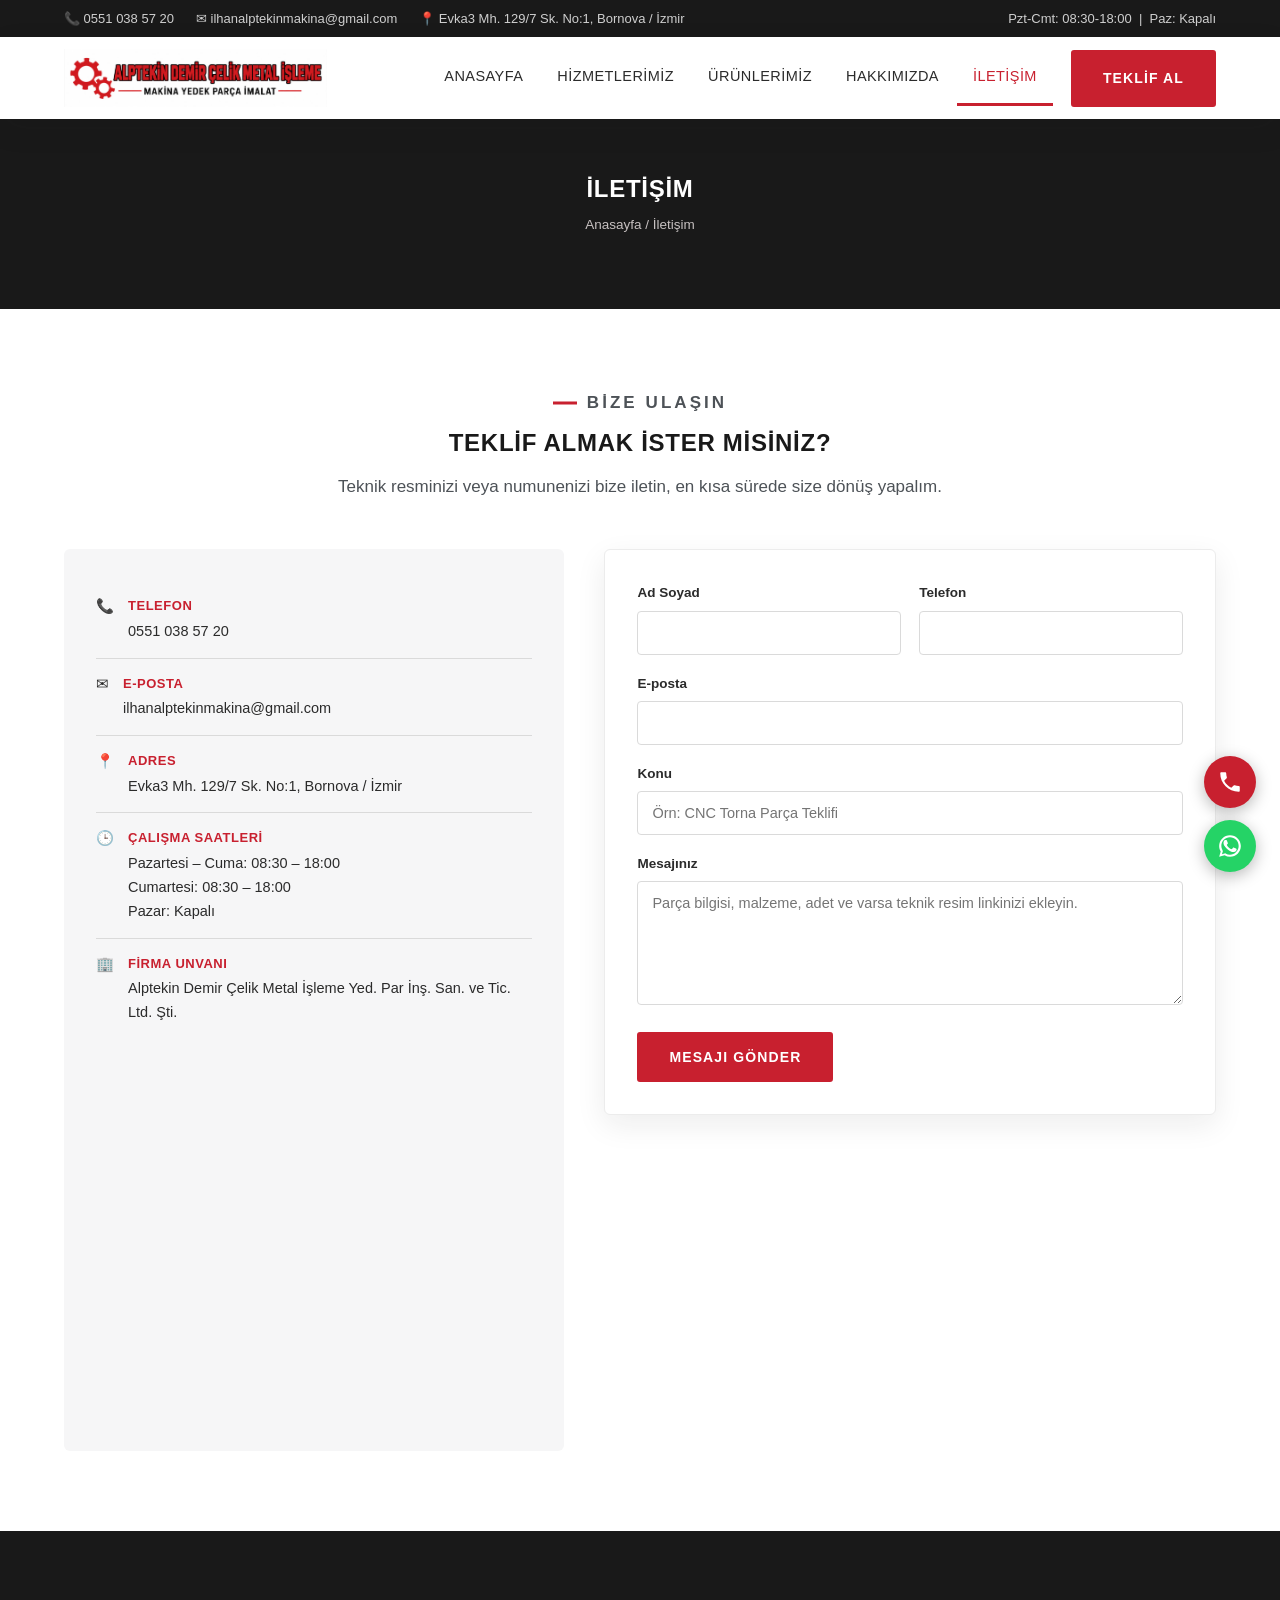
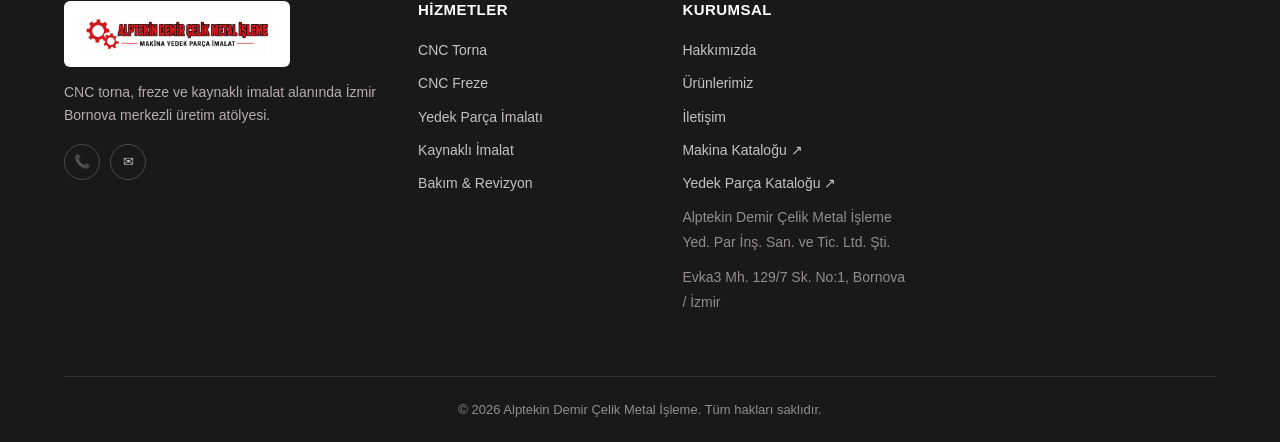
<file: iletisim.html>
<!DOCTYPE html>
<html lang="tr">
<head>
<meta charset="UTF-8">
<meta name="viewport" content="width=device-width, initial-scale=1.0">
<title>İletişim | Alptekin Demir Çelik Metal İşleme - Bornova, İzmir</title>
<meta name="description" content="Alptekin Demir Çelik Metal İşleme ile iletişime geçin. Telefon: 0551 038 57 20, E-posta: ilhanalptekinmakina@gmail.com. Adres: Evka3 Mh. 129/7 Sk. No:1, Bornova / İzmir.">
<meta name="keywords" content="alptekin demir çelik iletişim, izmir cnc atölyesi telefon, bornova metal işleme adres">
<link rel="canonical" href="https://www.alptekindemircelik.com/iletisim">
<meta name="robots" content="index, follow">
<meta property="og:type" content="website">
<meta property="og:locale" content="tr_TR">
<meta property="og:title" content="İletişim | Alptekin Demir Çelik Metal İşleme">
<meta property="og:description" content="Teklif almak veya sorularınız için bize ulaşın.">
<meta property="og:image" content="https://www.alptekindemircelik.com/img/logo.png">
<meta property="og:url" content="https://www.alptekindemircelik.com/iletisim">
<link rel="icon" type="image/png" href="img/logo.png">
<link rel="stylesheet" href="css/style.css">
</head>
<body>

<div class="topbar">
  <div class="container">
    <div class="topbar__contacts">
      <a href="tel:+905510385720">📞 0551 038 57 20</a>
      <a href="mailto:ilhanalptekinmakina@gmail.com">✉ ilhanalptekinmakina@gmail.com</a>
      <span>📍 Evka3 Mh. 129/7 Sk. No:1, Bornova / İzmir</span>
    </div>
    <div>Pzt-Cmt: 08:30-18:00 &nbsp;|&nbsp; Paz: Kapalı</div>
  </div>
</div>

<header class="site-header">
  <div class="container">
    <a href="/" class="brand">
      <img src="img/logo.png" alt="Alptekin Demir Çelik Metal İşleme Logo" width="52" height="52">
      <span class="brand__text">
        <span class="brand__title">Alptekin Demir Çelik</span>
        <span class="brand__sub">Makina Yedek Parça İmalat</span>
      </span>
    </a>
    <nav class="main-nav" aria-label="Ana menü">
      <ul>
        <li><a class="nav-link" href="/">Anasayfa</a></li>
        <li><a class="nav-link" href="hizmetlerimiz">Hizmetlerimiz</a></li>
        <li><a class="nav-link" href="urunlerimiz">Ürünlerimiz</a></li>
        <li><a class="nav-link" href="hakkimizda">Hakkımızda</a></li>
        <li class="active"><a class="nav-link" href="iletisim">İletişim</a></li>
      </ul>
      <a href="iletisim" class="btn btn-primary">Teklif Al</a>
    </nav>
    <button class="nav-toggle" aria-label="Menüyü aç/kapat" aria-expanded="false"><span></span></button>
  </div>
</header>

<main>

  <section class="page-header">
    <div class="container">
      <h1>İletişim</h1>
      <p class="breadcrumb"><a href="/">Anasayfa</a> / İletişim</p>
    </div>
  </section>

  <section class="section">
    <div class="container">
      <div class="section-head center">
        <p class="eyebrow">Bize Ulaşın</p>
        <h2>Teklif Almak İster misiniz?</h2>
        <p>Teknik resminizi veya numunenizi bize iletin, en kısa sürede size dönüş yapalım.</p>
      </div>

      <div class="contact-wrap">
        <div class="contact-info-card">
          <ul>
            <li>📞 <div><strong>Telefon</strong><a href="tel:+905510385720">0551 038 57 20</a></div></li>
            <li>✉ <div><strong>E-posta</strong><a href="mailto:ilhanalptekinmakina@gmail.com">ilhanalptekinmakina@gmail.com</a></div></li>
            <li>📍 <div><strong>Adres</strong>Evka3 Mh. 129/7 Sk. No:1, Bornova / İzmir</div></li>
            <li>🕒 <div><strong>Çalışma Saatleri</strong>
                <span>Pazartesi – Cuma: 08:30 – 18:00</span><br>
                <span>Cumartesi: 08:30 – 18:00</span><br>
                <span>Pazar: Kapalı</span>
              </div></li>
            <li>🏢 <div><strong>Firma Unvanı</strong>Alptekin Demir Çelik Metal İşleme Yed. Par İnş. San. ve Tic. Ltd. Şti.</div></li>

          </ul>

          <iframe class="map-frame" title="Alptekin Demir Çelik Konum Haritası" loading="lazy"
            src="https://www.google.com/maps?q=Evka3%20Mh.%20129%2F7%20Sk.%20No%3A1%2C%20Bornova%2C%20%C4%B0zmir&output=embed"
            allowfullscreen></iframe>
        </div>

        <form class="contact-form" action="https://formsubmit.co/ilhanalptekinmakina@gmail.com" method="POST">
          <input type="hidden" name="_subject" value="Web Sitesi Teklif Talebi">
          <input type="hidden" name="_captcha" value="false">
          <input type="hidden" name="_template" value="table">
          <div class="form-grid">
            <div>
              <label for="ad-soyad">Ad Soyad</label>
              <input type="text" id="ad-soyad" name="Ad Soyad" required>
            </div>
            <div>
              <label for="telefon">Telefon</label>
              <input type="tel" id="telefon" name="Telefon" required>
            </div>
            <div class="full">
              <label for="eposta">E-posta</label>
              <input type="email" id="eposta" name="E-posta" required>
            </div>
            <div class="full">
              <label for="konu">Konu</label>
              <input type="text" id="konu" name="Konu" placeholder="Örn: CNC Torna Parça Teklifi">
            </div>
            <div class="full">
              <label for="mesaj">Mesajınız</label>
              <textarea id="mesaj" name="Mesaj" rows="6" required placeholder="Parça bilgisi, malzeme, adet ve varsa teknik resim linkinizi ekleyin."></textarea>
            </div>
            <div class="full">
              <button type="submit" class="btn btn-primary">Mesajı Gönder</button>
            </div>
          </div>
        </form>
      </div>
    </div>
  </section>

</main>

<footer class="site-footer">
  <div class="container">
    <div class="footer-grid">
      <div class="footer-brand">
        <a href="/" class="brand">
          <img src="img/logo.png" alt="Alptekin Demir Çelik Logo" width="46" height="46">
          <span class="brand__text">
            <span class="brand__title">Alptekin Demir Çelik</span>
            <span class="brand__sub">Makina Yedek Parça İmalat</span>
          </span>
        </a>
        <p>CNC torna, freze ve kaynaklı imalat alanında İzmir Bornova merkezli üretim atölyesi.</p>
        <div class="social-row">
          <a href="tel:+905510385720" aria-label="Telefon">📞</a>
          <a href="mailto:ilhanalptekinmakina@gmail.com" aria-label="E-posta">✉</a>
        </div>
      </div>
      <div>
        <h4>Hizmetler</h4>
        <ul>
          <li><a href="hizmetlerimiz#torna">CNC Torna</a></li>
          <li><a href="hizmetlerimiz#freze">CNC Freze</a></li>
          <li><a href="hizmetlerimiz#yedek-parca">Yedek Parça İmalatı</a></li>
          <li><a href="hizmetlerimiz#kaynak">Kaynaklı İmalat</a></li>
          <li><a href="hizmetlerimiz#bakim">Bakım &amp; Revizyon</a></li>
        </ul>
      </div>
      <div>
        <h4>Kurumsal</h4>
        <ul>
          <li><a href="hakkimizda">Hakkımızda</a></li>
          <li><a href="urunlerimiz">Ürünlerimiz</a></li>
          <li><a href="iletisim">İletişim</a></li>
          <li><a href="docs/makina-katalogu.pdf" target="_blank" rel="noopener">Makina Kataloğu ↗</a></li>
          <li><a href="docs/yedek-parca-katalogu.pdf" target="_blank" rel="noopener">Yedek Parça Kataloğu ↗</a></li>
        <ul class="footer-legal">
          <li>Alptekin Demir Çelik Metal İşleme Yed. Par İnş. San. ve Tic. Ltd. Şti.</li>
          <li>Evka3 Mh. 129/7 Sk. No:1, Bornova / İzmir</li>
        </ul>
      </div>
    </div>
    <div class="footer-bottom">
      &copy; <span id="current-year">2026</span> Alptekin Demir Çelik Metal İşleme. Tüm hakları saklıdır.
    </div>
  </div>
</footer>

<div class="float-btns" aria-label="Hızlı iletişim">
  <a class="float-btn float-btn--phone" href="tel:+905510385720" aria-label="Bizi arayın" title="Bizi Arayın">
    <svg viewBox="0 0 24 24" xmlns="http://www.w3.org/2000/svg"><path d="M6.6 10.8c1.4 2.8 3.8 5.1 6.6 6.6l2.2-2.2c.3-.3.7-.4 1-.2 1.1.4 2.3.6 3.6.6.6 0 1 .4 1 1V20c0 .6-.4 1-1 1C10.6 21 3 13.4 3 4c0-.6.4-1 1-1h3.5c.6 0 1 .4 1 1 0 1.3.2 2.5.6 3.6.1.3 0 .7-.2 1L6.6 10.8z"/></svg>
  </a>
  <a class="float-btn float-btn--wa" href="https://wa.me/905510385720" target="_blank" rel="noopener noreferrer" aria-label="WhatsApp ile yazın" title="WhatsApp">
    <svg viewBox="0 0 24 24" xmlns="http://www.w3.org/2000/svg"><path d="M17.472 14.382c-.297-.149-1.758-.867-2.03-.967-.273-.099-.471-.148-.67.15-.197.297-.767.966-.94 1.164-.173.199-.347.223-.644.075-.297-.15-1.255-.463-2.39-1.475-.883-.788-1.48-1.761-1.653-2.059-.173-.297-.018-.458.13-.606.134-.133.298-.347.446-.52.149-.174.198-.298.298-.497.099-.198.05-.371-.025-.52-.075-.149-.669-1.612-.916-2.207-.242-.579-.487-.5-.669-.51-.173-.008-.371-.01-.57-.01-.198 0-.52.074-.792.372-.272.297-1.04 1.016-1.04 2.479 0 1.462 1.065 2.875 1.213 3.074.149.198 2.096 3.2 5.077 4.487.709.306 1.262.489 1.694.625.712.227 1.36.195 1.871.118.571-.085 1.758-.719 2.006-1.413.248-.694.248-1.289.173-1.413-.074-.124-.272-.198-.57-.347z"/><path d="M12 2C6.477 2 2 6.477 2 12c0 1.89.525 3.66 1.438 5.168L2 22l4.985-1.407A9.955 9.955 0 0 0 12 22c5.523 0 10-4.477 10-10S17.523 2 12 2zm0 18a7.946 7.946 0 0 1-4.073-1.114l-.292-.174-3.038.856.855-2.968-.19-.304A7.96 7.96 0 0 1 4 12c0-4.411 3.589-8 8-8s8 3.589 8 8-3.589 8-8 8z"/></svg>
  </a>
</div>
<script src="js/main.js"></script>
</body>
</html>
</file>
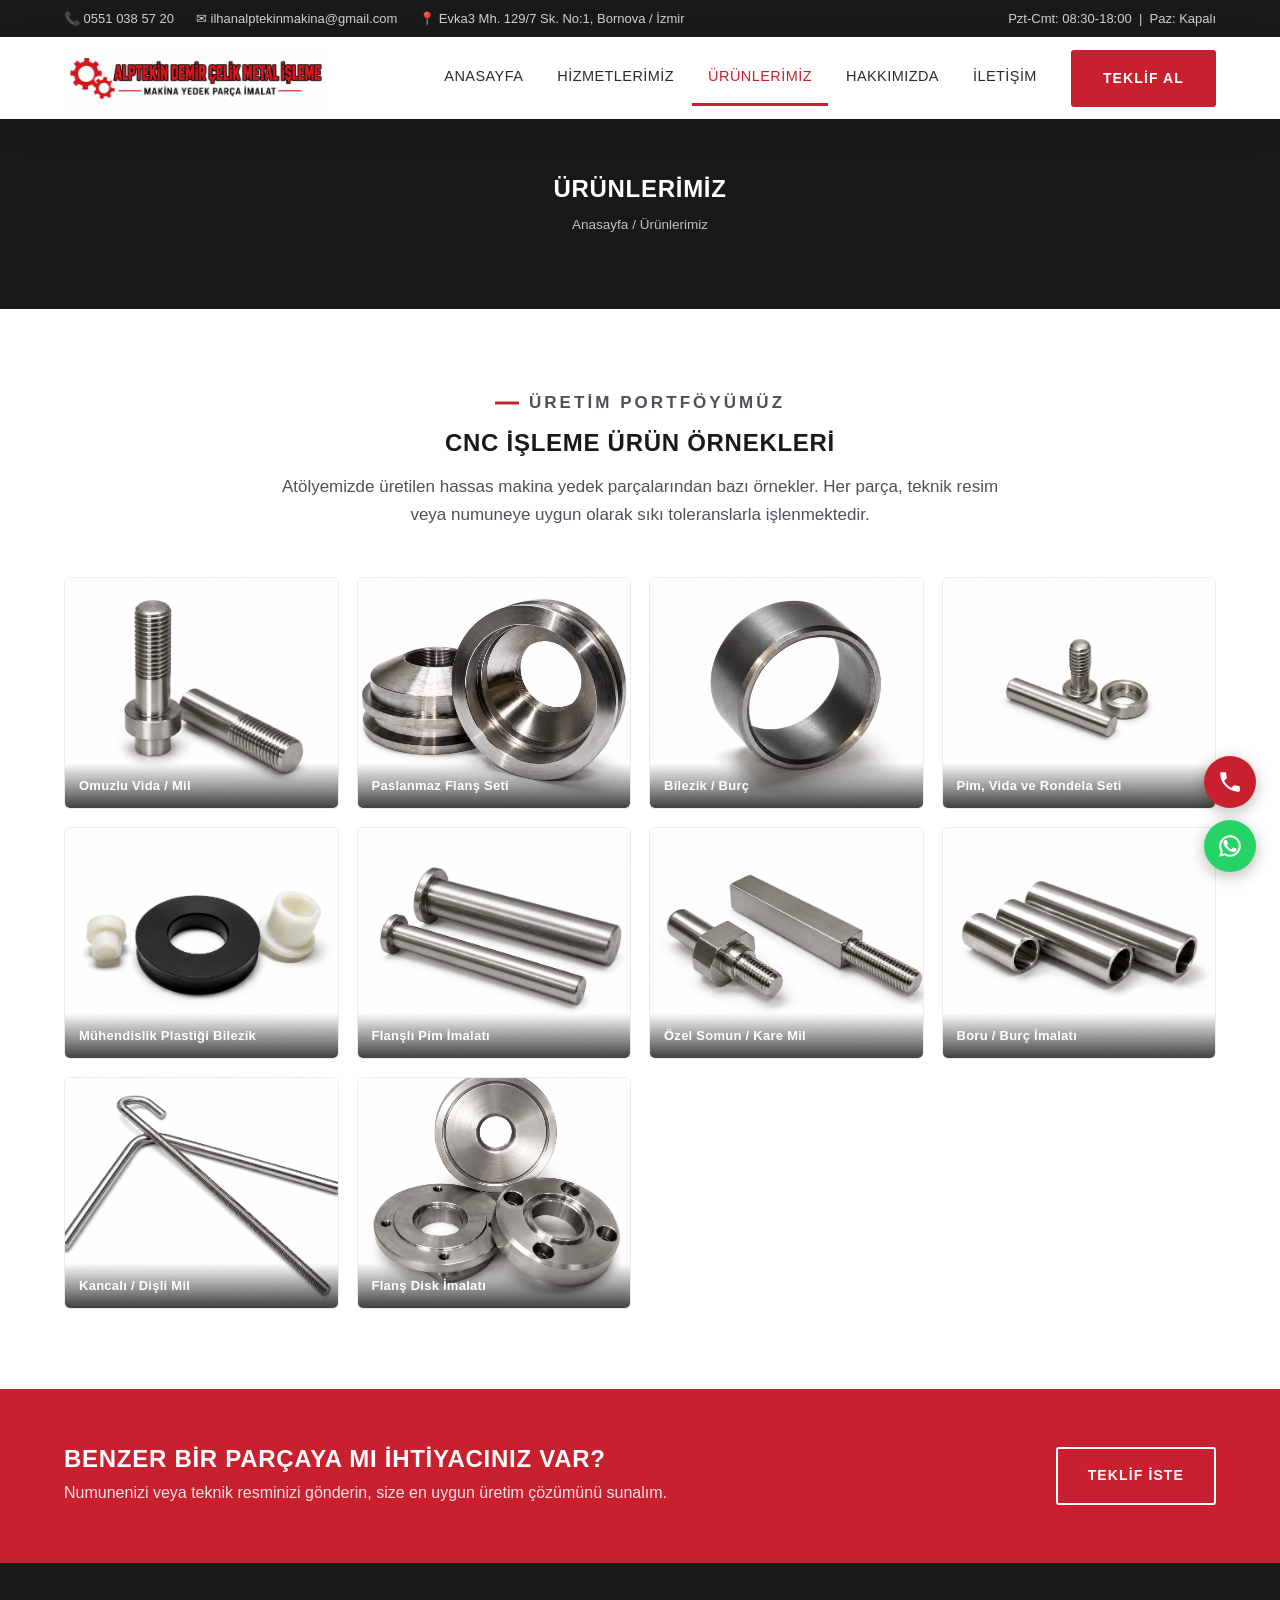
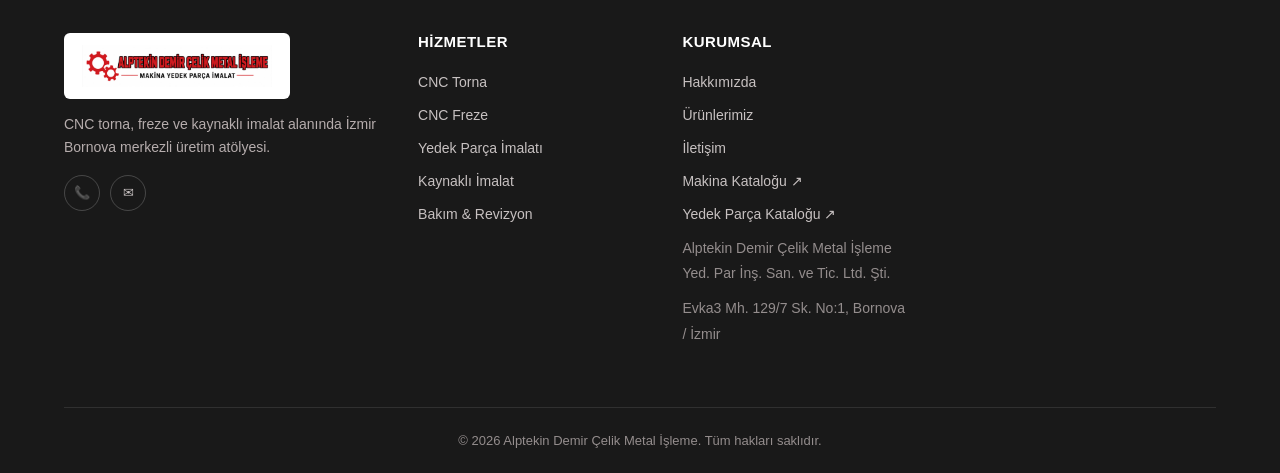
<file: urunlerimiz.html>
<!DOCTYPE html>
<html lang="tr">
<head>
<meta charset="UTF-8">
<meta name="viewport" content="width=device-width, initial-scale=1.0">
<title>Ürünlerimiz | CNC İşleme Örnekleri - Alptekin Demir Çelik Metal İşleme</title>
<meta name="description" content="Atölyemizde CNC torna ve freze ile üretilen mil, pim, flanş, burç, somun ve boru gibi hassas makina parçalarından örnekleri inceleyin.">
<meta name="keywords" content="cnc parça örnekleri, cnc torna ürünleri, cnc freze ürünleri, hassas parça imalatı izmir">
<link rel="canonical" href="https://www.alptekindemircelik.com/urunlerimiz">
<meta name="robots" content="index, follow">
<meta property="og:type" content="website">
<meta property="og:locale" content="tr_TR">
<meta property="og:title" content="Ürünlerimiz | Alptekin Demir Çelik Metal İşleme">
<meta property="og:description" content="CNC torna ve freze ile üretilen hassas makina parçalarımızdan örnekler.">
<meta property="og:image" content="https://www.alptekindemircelik.com/img/cnc-parca-flans-disk.jpg">
<meta property="og:url" content="https://www.alptekindemircelik.com/urunlerimiz">
<link rel="icon" type="image/png" href="img/logo.png">
<link rel="stylesheet" href="css/style.css">
</head>
<body>

<div class="topbar">
  <div class="container">
    <div class="topbar__contacts">
      <a href="tel:+905510385720">📞 0551 038 57 20</a>
      <a href="mailto:ilhanalptekinmakina@gmail.com">✉ ilhanalptekinmakina@gmail.com</a>
      <span>📍 Evka3 Mh. 129/7 Sk. No:1, Bornova / İzmir</span>
    </div>
    <div>Pzt-Cmt: 08:30-18:00 &nbsp;|&nbsp; Paz: Kapalı</div>
  </div>
</div>

<header class="site-header">
  <div class="container">
    <a href="/" class="brand">
      <img src="img/logo.png" alt="Alptekin Demir Çelik Metal İşleme Logo" width="52" height="52">
      <span class="brand__text">
        <span class="brand__title">Alptekin Demir Çelik</span>
        <span class="brand__sub">Makina Yedek Parça İmalat</span>
      </span>
    </a>
    <nav class="main-nav" aria-label="Ana menü">
      <ul>
        <li><a class="nav-link" href="/">Anasayfa</a></li>
        <li><a class="nav-link" href="hizmetlerimiz">Hizmetlerimiz</a></li>
        <li class="active"><a class="nav-link" href="urunlerimiz">Ürünlerimiz</a></li>
        <li><a class="nav-link" href="hakkimizda">Hakkımızda</a></li>
        <li><a class="nav-link" href="iletisim">İletişim</a></li>
      </ul>
      <a href="iletisim" class="btn btn-primary">Teklif Al</a>
    </nav>
    <button class="nav-toggle" aria-label="Menüyü aç/kapat" aria-expanded="false"><span></span></button>
  </div>
</header>

<main>

  <section class="page-header">
    <div class="container">
      <h1>Ürünlerimiz</h1>
      <p class="breadcrumb"><a href="/">Anasayfa</a> / Ürünlerimiz</p>
    </div>
  </section>

  <section class="section">
    <div class="container">
      <div class="section-head center">
        <p class="eyebrow">Üretim Portföyümüz</p>
        <h2>CNC İşleme Ürün Örnekleri</h2>
        <p>Atölyemizde üretilen hassas makina yedek parçalarından bazı örnekler. Her parça, teknik resim veya numuneye uygun olarak sıkı toleranslarla işlenmektedir.</p>
      </div>

      <div class="gallery">
        <figure>
          <img src="img/cnc-parca-omuzlu-vida.jpg" alt="CNC torna ile üretilmiş paslanmaz omuzlu vida ve mil" loading="lazy" width="400" height="230">
          <figcaption>Omuzlu Vida / Mil</figcaption>
        </figure>
        <figure>
          <img src="img/cnc-parca-flans-seti.jpg" alt="CNC işleme ile üretilmiş paslanmaz çelik flanş seti" loading="lazy" width="400" height="230">
          <figcaption>Paslanmaz Flanş Seti</figcaption>
        </figure>
        <figure>
          <img src="img/cnc-parca-bilezik-burc.jpg" alt="CNC torna ile üretilmiş metal bilezik ve burç parçası" loading="lazy" width="400" height="230">
          <figcaption>Bilezik / Burç</figcaption>
        </figure>
        <figure>
          <img src="img/cnc-parca-pim-vida-rondela.jpg" alt="CNC işleme ile üretilmiş pim, vida ve rondela seti" loading="lazy" width="400" height="230">
          <figcaption>Pim, Vida ve Rondela Seti</figcaption>
        </figure>
        <figure>
          <img src="img/muhendislik-plastigi-bilezik.jpg" alt="Mühendislik plastiği POM ve naylon bilezik parçaları" loading="lazy" width="400" height="230">
          <figcaption>Mühendislik Plastiği Bilezik</figcaption>
        </figure>
        <figure>
          <img src="img/cnc-parca-flansli-pim.jpg" alt="CNC torna ile üretilmiş flanşlı pim parçaları" loading="lazy" width="400" height="230">
          <figcaption>Flanşlı Pim İmalatı</figcaption>
        </figure>
        <figure>
          <img src="img/cnc-parca-somun-kare-mil.jpg" alt="CNC işleme ile üretilmiş özel somun ve kare mil parçası" loading="lazy" width="400" height="230">
          <figcaption>Özel Somun / Kare Mil</figcaption>
        </figure>
        <figure>
          <img src="img/cnc-parca-boru-burc.jpg" alt="CNC torna ile üretilmiş metal boru ve burç parçaları" loading="lazy" width="400" height="230">
          <figcaption>Boru / Burç İmalatı</figcaption>
        </figure>
        <figure>
          <img src="img/cnc-parca-kanca-disli-mil.jpg" alt="CNC işleme ile üretilmiş kancalı ve dişli mil parçaları" loading="lazy" width="400" height="230">
          <figcaption>Kancalı / Dişli Mil</figcaption>
        </figure>
        <figure>
          <img src="img/cnc-parca-flans-disk.jpg" alt="CNC torna ile üretilmiş metal flanş disk parçaları" loading="lazy" width="400" height="230">
          <figcaption>Flanş Disk İmalatı</figcaption>
        </figure>
      </div>
    </div>
  </section>

  <section class="cta-band">
    <div class="container">
      <div>
        <h2>Benzer Bir Parçaya mı İhtiyacınız Var?</h2>
        <p>Numunenizi veya teknik resminizi gönderin, size en uygun üretim çözümünü sunalım.</p>
      </div>
      <a href="iletisim" class="btn btn-outline">Teklif İste</a>
    </div>
  </section>

</main>

<footer class="site-footer">
  <div class="container">
    <div class="footer-grid">
      <div class="footer-brand">
        <a href="/" class="brand">
          <img src="img/logo.png" alt="Alptekin Demir Çelik Logo" width="46" height="46">
          <span class="brand__text">
            <span class="brand__title">Alptekin Demir Çelik</span>
            <span class="brand__sub">Makina Yedek Parça İmalat</span>
          </span>
        </a>
        <p>CNC torna, freze ve kaynaklı imalat alanında İzmir Bornova merkezli üretim atölyesi.</p>
        <div class="social-row">
          <a href="tel:+905510385720" aria-label="Telefon">📞</a>
          <a href="mailto:ilhanalptekinmakina@gmail.com" aria-label="E-posta">✉</a>
        </div>
      </div>
      <div>
        <h4>Hizmetler</h4>
        <ul>
          <li><a href="hizmetlerimiz#torna">CNC Torna</a></li>
          <li><a href="hizmetlerimiz#freze">CNC Freze</a></li>
          <li><a href="hizmetlerimiz#yedek-parca">Yedek Parça İmalatı</a></li>
          <li><a href="hizmetlerimiz#kaynak">Kaynaklı İmalat</a></li>
          <li><a href="hizmetlerimiz#bakim">Bakım &amp; Revizyon</a></li>
        </ul>
      </div>
      <div>
        <h4>Kurumsal</h4>
        <ul>
          <li><a href="hakkimizda">Hakkımızda</a></li>
          <li><a href="urunlerimiz">Ürünlerimiz</a></li>
          <li><a href="iletisim">İletişim</a></li>
          <li><a href="docs/makina-katalogu.pdf" target="_blank" rel="noopener">Makina Kataloğu ↗</a></li>
          <li><a href="docs/yedek-parca-katalogu.pdf" target="_blank" rel="noopener">Yedek Parça Kataloğu ↗</a></li>
        <ul class="footer-legal">
          <li>Alptekin Demir Çelik Metal İşleme Yed. Par İnş. San. ve Tic. Ltd. Şti.</li>
          <li>Evka3 Mh. 129/7 Sk. No:1, Bornova / İzmir</li>
        </ul>
      </div>
    </div>
    <div class="footer-bottom">
      &copy; <span id="current-year">2026</span> Alptekin Demir Çelik Metal İşleme. Tüm hakları saklıdır.
    </div>
  </div>
</footer>

<div class="float-btns" aria-label="Hızlı iletişim">
  <a class="float-btn float-btn--phone" href="tel:+905510385720" aria-label="Bizi arayın" title="Bizi Arayın">
    <svg viewBox="0 0 24 24" xmlns="http://www.w3.org/2000/svg"><path d="M6.6 10.8c1.4 2.8 3.8 5.1 6.6 6.6l2.2-2.2c.3-.3.7-.4 1-.2 1.1.4 2.3.6 3.6.6.6 0 1 .4 1 1V20c0 .6-.4 1-1 1C10.6 21 3 13.4 3 4c0-.6.4-1 1-1h3.5c.6 0 1 .4 1 1 0 1.3.2 2.5.6 3.6.1.3 0 .7-.2 1L6.6 10.8z"/></svg>
  </a>
  <a class="float-btn float-btn--wa" href="https://wa.me/905510385720" target="_blank" rel="noopener noreferrer" aria-label="WhatsApp ile yazın" title="WhatsApp">
    <svg viewBox="0 0 24 24" xmlns="http://www.w3.org/2000/svg"><path d="M17.472 14.382c-.297-.149-1.758-.867-2.03-.967-.273-.099-.471-.148-.67.15-.197.297-.767.966-.94 1.164-.173.199-.347.223-.644.075-.297-.15-1.255-.463-2.39-1.475-.883-.788-1.48-1.761-1.653-2.059-.173-.297-.018-.458.13-.606.134-.133.298-.347.446-.52.149-.174.198-.298.298-.497.099-.198.05-.371-.025-.52-.075-.149-.669-1.612-.916-2.207-.242-.579-.487-.5-.669-.51-.173-.008-.371-.01-.57-.01-.198 0-.52.074-.792.372-.272.297-1.04 1.016-1.04 2.479 0 1.462 1.065 2.875 1.213 3.074.149.198 2.096 3.2 5.077 4.487.709.306 1.262.489 1.694.625.712.227 1.36.195 1.871.118.571-.085 1.758-.719 2.006-1.413.248-.694.248-1.289.173-1.413-.074-.124-.272-.198-.57-.347z"/><path d="M12 2C6.477 2 2 6.477 2 12c0 1.89.525 3.66 1.438 5.168L2 22l4.985-1.407A9.955 9.955 0 0 0 12 22c5.523 0 10-4.477 10-10S17.523 2 12 2zm0 18a7.946 7.946 0 0 1-4.073-1.114l-.292-.174-3.038.856.855-2.968-.19-.304A7.96 7.96 0 0 1 4 12c0-4.411 3.589-8 8-8s8 3.589 8 8-3.589 8-8 8z"/></svg>
  </a>
</div>
<script src="js/main.js"></script>
</body>
</html>
</file>
<file: css/style.css>
/* =========================================================
   Alptekin Demir Çelik Metal İşleme - Ana Stil Dosyası
   ========================================================= */

:root {
  --color-red: #c8202f;
  --color-red-dark: #8f1620;
  --color-red-light: #e5394a;
  --color-ink: #191919;
  --color-ink-soft: #2b2b2b;
  --color-steel: #4d5257;
  --color-gray-100: #f6f6f7;
  --color-gray-200: #ececec;
  --color-gray-300: #dadada;
  --color-white: #ffffff;
  --font-heading: "Oswald", "Arial Narrow", Arial, sans-serif;
  --font-body: "Inter", "Segoe UI", Arial, sans-serif;
  --radius: 6px;
  --shadow-soft: 0 10px 30px rgba(25, 25, 25, 0.08);
  --shadow-hard: 0 18px 40px rgba(25, 25, 25, 0.16);
  --container: 1200px;
}

* { box-sizing: border-box; }
html { scroll-behavior: smooth; }

body {
  margin: 0;
  font-family: var(--font-body);
  color: var(--color-ink-soft);
  background: var(--color-white);
  line-height: 1.65;
  font-size: 16px;
}

img { max-width: 100%; display: block; }
a { color: inherit; text-decoration: none; }
ul { list-style: none; margin: 0; padding: 0; }
h1, h2, h3, h4 {
  font-family: var(--font-heading);
  text-transform: uppercase;
  letter-spacing: 0.03em;
  color: var(--color-ink);
  margin: 0 0 16px;
  line-height: 1.2;
}
p { margin: 0 0 16px; }

.container {
  width: 100%;
  max-width: var(--container);
  margin: 0 auto;
  padding: 0 24px;
}

.section {
  padding: 80px 0;
}
.section--gray { background: var(--color-gray-100); }
.section--dark {
  background: linear-gradient(135deg, var(--color-ink) 0%, #302020 100%);
  color: var(--color-gray-200);
}
.section--dark h2, .section--dark h3 { color: var(--color-white); }

.eyebrow {
  display: inline-block;
  font-family: var(--font-heading);
  text-transform: uppercase;
  letter-spacing: 0.18em;
  font-size: 13px;
  color: var(--color-red);
  font-weight: 600;
  margin-bottom: 12px;
  position: relative;
  padding-left: 34px;
}
.eyebrow::before {
  content: "";
  position: absolute;
  left: 0;
  top: 50%;
  transform: translateY(-50%);
  width: 24px;
  height: 3px;
  background: var(--color-red);
}

.section-head { max-width: 720px; margin-bottom: 48px; }
.section-head.center { margin-left: auto; margin-right: auto; text-align: center; }
.section-head p { color: var(--color-steel); font-size: 17px; }
.section--dark .section-head p { color: #c9c3c3; }

.btn {
  display: inline-flex;
  align-items: center;
  gap: 10px;
  font-family: var(--font-heading);
  text-transform: uppercase;
  letter-spacing: 0.08em;
  font-size: 14px;
  font-weight: 600;
  padding: 15px 30px;
  border-radius: 3px;
  border: 2px solid transparent;
  cursor: pointer;
  transition: all 0.25s ease;
}
.btn-primary {
  background: var(--color-red);
  color: var(--color-white);
  border-color: var(--color-red);
}
.btn-primary:hover { background: var(--color-red-dark); border-color: var(--color-red-dark); }
.btn-outline {
  background: transparent;
  color: var(--color-ink);
  border-color: var(--color-ink);
}
.btn-outline:hover { background: var(--color-ink); color: var(--color-white); }
.hero .btn-outline {
  color: var(--color-white);
  border-color: var(--color-white);
}
.hero .btn-outline:hover { background: var(--color-white); color: var(--color-ink); }
.section--dark .btn-outline { color: var(--color-white); border-color: var(--color-white); }
.section--dark .btn-outline:hover { background: var(--color-white); color: var(--color-ink); }

/* ---------- Header / Nav ---------- */
.topbar {
  background: var(--color-ink);
  color: #cfcfcf;
  font-size: 13px;
}
.topbar .container {
  display: flex;
  justify-content: space-between;
  align-items: center;
  padding-top: 8px;
  padding-bottom: 8px;
  flex-wrap: wrap;
  gap: 6px;
}
.topbar a { color: #cfcfcf; }
.topbar a:hover { color: var(--color-red-light); }
.topbar__contacts { display: flex; gap: 22px; flex-wrap: wrap; }
.topbar__contacts span, .topbar__contacts a { display: inline-flex; align-items: center; gap: 6px; }

.site-header {
  position: sticky;
  top: 0;
  z-index: 200;
  background: var(--color-white);
  box-shadow: var(--shadow-soft);
}
.site-header .container {
  display: flex;
  align-items: center;
  justify-content: space-between;
  padding-top: 12px;
  padding-bottom: 12px;
}
.brand { display: flex; align-items: center; gap: 12px; }
.brand img { height: 58px; width: auto; }
.brand__text { display: none; }

.main-nav { display: flex; align-items: center; gap: 6px; }
.main-nav > ul { display: flex; align-items: center; gap: 2px; }
.main-nav a.nav-link {
  display: block;
  padding: 14px 16px;
  font-family: var(--font-heading);
  font-size: 14.5px;
  font-weight: 500;
  letter-spacing: 0.03em;
  text-transform: uppercase;
  color: var(--color-ink-soft);
  border-bottom: 3px solid transparent;
  transition: all 0.2s ease;
}
.main-nav a.nav-link:hover,
.main-nav li.active a.nav-link {
  color: var(--color-red);
  border-color: var(--color-red);
}
.main-nav .btn { margin-left: 12px; }

.nav-toggle {
  display: none;
  background: none;
  border: 2px solid var(--color-ink);
  border-radius: 4px;
  width: 44px;
  height: 40px;
  align-items: center;
  justify-content: center;
  cursor: pointer;
}
.nav-toggle span,
.nav-toggle span::before,
.nav-toggle span::after {
  content: "";
  display: block;
  width: 20px;
  height: 2px;
  background: var(--color-ink);
  position: relative;
  transition: all 0.2s ease;
}
.nav-toggle span::before { position: absolute; top: -7px; }
.nav-toggle span::after { position: absolute; top: 7px; }

/* ---------- Hero ---------- */
.hero {
  position: relative;
  background: linear-gradient(120deg, rgba(20,20,20,0.92), rgba(50,20,22,0.86)), url('../img/cnc-parca-flans-seti.jpg') center/cover no-repeat;
  color: var(--color-white);
  padding: 110px 0 100px;
}
.hero .container {
  display: grid;
  grid-template-columns: 1.1fr 0.9fr;
  gap: 48px;
  align-items: center;
}
.hero h1 {
  color: var(--color-white);
  font-size: clamp(32px, 4.2vw, 54px);
  margin-bottom: 18px;
}
.hero h1 span { color: var(--color-red-light); }
.hero p.lead { font-size: 18px; color: #ddd6d6; max-width: 560px; }
.hero .actions { display: flex; gap: 16px; flex-wrap: wrap; margin-top: 30px; }
.hero-card {
  background: rgba(255,255,255,0.06);
  border: 1px solid rgba(255,255,255,0.18);
  border-radius: var(--radius);
  padding: 30px;
  backdrop-filter: blur(3px);
}
.hero-card ul li {
  display: flex;
  gap: 12px;
  padding: 10px 0;
  border-bottom: 1px solid rgba(255,255,255,0.12);
  font-size: 15px;
}
.hero-card ul li:last-child { border-bottom: none; }
.hero-card ul li strong { color: var(--color-red-light); }

/* ---------- Stats ---------- */
.stats {
  background: var(--color-ink);
  color: var(--color-white);
}
.stats .container {
  display: grid;
  grid-template-columns: repeat(4, 1fr);
  gap: 20px;
  padding-top: 40px;
  padding-bottom: 40px;
}
.stat { text-align: center; border-right: 1px solid rgba(255,255,255,0.12); }
.stat:last-child { border-right: none; }
.stat strong {
  display: block;
  font-family: var(--font-heading);
  font-size: 36px;
  color: var(--color-red-light);
}
.stat span { font-size: 13px; letter-spacing: 0.05em; text-transform: uppercase; color: #c7c1c1; }

/* ---------- Cards / Grids ---------- */
.grid {
  display: grid;
  gap: 26px;
}
.grid--3 { grid-template-columns: repeat(3, 1fr); }
.grid--4 { grid-template-columns: repeat(4, 1fr); }
.grid--2 { grid-template-columns: repeat(2, 1fr); }

.card {
  background: var(--color-white);
  border: 1px solid var(--color-gray-200);
  border-radius: var(--radius);
  padding: 32px 26px;
  transition: transform 0.25s ease, box-shadow 0.25s ease, border-color 0.25s ease;
}
.card:hover {
  transform: translateY(-6px);
  box-shadow: var(--shadow-hard);
  border-color: var(--color-red);
}
.card__icon {
  width: 54px;
  height: 54px;
  border-radius: 10px;
  background: rgba(200, 32, 47, 0.1);
  display: flex;
  align-items: center;
  justify-content: center;
  margin-bottom: 18px;
  color: var(--color-red);
}
.card h3 { font-size: 18px; margin-bottom: 10px; }
.card p { color: var(--color-steel); font-size: 14.5px; margin-bottom: 12px; }
.card__link { font-size: 13px; font-weight: 700; color: var(--color-red); text-transform: uppercase; letter-spacing: 0.05em; }
.card__link:hover { color: var(--color-red-dark); }

.feature {
  display: flex;
  gap: 18px;
  align-items: flex-start;
}
.feature__icon {
  flex: none;
  width: 48px;
  height: 48px;
  border-radius: 50%;
  background: var(--color-red);
  color: var(--color-white);
  display: flex;
  align-items: center;
  justify-content: center;
}
.feature h3 { font-size: 16.5px; margin-bottom: 6px; }
.feature p { font-size: 14px; color: var(--color-steel); margin: 0; }
.section--dark .feature p { color: #cabdbd; }

.pill-list { display: flex; flex-wrap: wrap; gap: 12px; }
.pill {
  padding: 10px 20px;
  border: 1px solid var(--color-gray-300);
  border-radius: 999px;
  font-size: 13.5px;
  font-weight: 600;
  color: var(--color-ink-soft);
  background: var(--color-white);
}
.pill:hover { border-color: var(--color-red); color: var(--color-red); }

.steps {
  display: grid;
  grid-template-columns: repeat(4, 1fr);
  gap: 26px;
  counter-reset: step;
}
.step { position: relative; padding-top: 8px; }
.step__num {
  width: 46px;
  height: 46px;
  border-radius: 50%;
  border: 2px solid var(--color-red);
  color: var(--color-red);
  font-family: var(--font-heading);
  font-weight: 700;
  display: flex;
  align-items: center;
  justify-content: center;
  margin-bottom: 16px;
}
.step h3 { font-size: 16px; }
.step p { font-size: 14px; color: var(--color-steel); }

/* ---------- Gallery ---------- */
.gallery {
  display: grid;
  grid-template-columns: repeat(4, 1fr);
  gap: 18px;
}
.gallery figure {
  margin: 0;
  border-radius: var(--radius);
  overflow: hidden;
  position: relative;
  background: var(--color-gray-100);
  border: 1px solid var(--color-gray-200);
}
.gallery img {
  width: 100%;
  height: 230px;
  object-fit: cover;
  transition: transform 0.4s ease;
}
.gallery figure:hover img { transform: scale(1.08); }
.gallery figcaption {
  position: absolute;
  left: 0; right: 0; bottom: 0;
  padding: 12px 14px;
  background: linear-gradient(0deg, rgba(0,0,0,0.75), transparent);
  color: var(--color-white);
  font-size: 13px;
  font-weight: 600;
  letter-spacing: 0.02em;
}

/* ---------- Testimonials ---------- */
.testimonial {
  background: var(--color-white);
  border: 1px solid var(--color-gray-200);
  border-left: 4px solid var(--color-red);
  border-radius: var(--radius);
  padding: 28px;
}
.testimonial p { font-style: italic; color: var(--color-ink-soft); }
.testimonial__who { display: flex; align-items: center; gap: 12px; margin-top: 14px; }
.testimonial__avatar {
  width: 42px; height: 42px; border-radius: 50%;
  background: var(--color-ink);
  color: var(--color-white);
  display: flex; align-items: center; justify-content: center;
  font-family: var(--font-heading); font-weight: 700;
}
.testimonial__who strong { display: block; font-size: 14px; }
.testimonial__who span { font-size: 12.5px; color: var(--color-steel); }

/* ---------- CTA Band ---------- */
.cta-band {
  background: var(--color-red);
  color: var(--color-white);
  padding: 56px 0;
}
.cta-band .container {
  display: flex;
  justify-content: space-between;
  align-items: center;
  gap: 24px;
  flex-wrap: wrap;
}
.cta-band h2 { color: var(--color-white); margin-bottom: 6px; }
.cta-band p { color: #ffe3e3; margin: 0; }
.cta-band .btn-outline { border-color: var(--color-white); color: var(--color-white); }
.cta-band .btn-outline:hover { background: var(--color-white); color: var(--color-red); }

/* ---------- Breadcrumb / Page header ---------- */
.page-header {
  background: var(--color-ink);
  color: var(--color-white);
  padding: 56px 0;
  text-align: center;
}
.page-header h1 { color: var(--color-white); margin-bottom: 10px; }
.breadcrumb { font-size: 13.5px; color: #c7c1c1; }
.breadcrumb a:hover { color: var(--color-red-light); }

/* ---------- Footer ---------- */
.site-footer {
  background: var(--color-ink);
  color: #c7c1c1;
  padding-top: 70px;
}
.footer-grid {
  display: grid;
  grid-template-columns: 1.4fr 1fr 1fr 1.2fr;
  gap: 40px;
  padding-bottom: 50px;
  border-bottom: 1px solid rgba(255,255,255,0.1);
}
.footer-grid h4 { color: var(--color-white); font-size: 15px; margin-bottom: 20px; }
.footer-grid ul li { margin-bottom: 10px; font-size: 14px; }
.footer-grid ul li a:hover { color: var(--color-red-light); }
.footer-brand .brand {
  background: var(--color-white);
  padding: 12px 18px;
  border-radius: var(--radius);
  display: inline-flex;
}
.footer-brand .brand img { height: 42px; }
.footer-brand p { font-size: 14px; margin-top: 14px; color: #b6adad; }
.footer-legal {
  font-size: 12.5px;
  color: #948d8d;
  line-height: 1.8;
}
.footer-bottom {
  text-align: center;
  padding: 22px 0;
  font-size: 13px;
  color: #948d8d;
}
.social-row { display: flex; gap: 10px; margin-top: 16px; }
.social-row a {
  width: 36px; height: 36px;
  border: 1px solid rgba(255,255,255,0.2);
  border-radius: 50%;
  display: flex; align-items: center; justify-content: center;
  font-size: 13px;
}
.social-row a:hover { background: var(--color-red); border-color: var(--color-red); }

/* ---------- Contact page ---------- */
.contact-wrap {
  display: grid;
  grid-template-columns: 0.9fr 1.1fr;
  gap: 40px;
  align-items: start;
}
.contact-form {
  background: var(--color-white);
  border: 1px solid var(--color-gray-200);
  border-radius: var(--radius);
  padding: 32px;
  box-shadow: var(--shadow-soft);
}
.contact-info-card {
  background: var(--color-gray-100);
  border-radius: var(--radius);
  padding: 32px;
}
.contact-info-card li {
  display: flex;
  gap: 14px;
  padding: 14px 0;
  border-bottom: 1px solid var(--color-gray-300);
  font-size: 14.5px;
}
.contact-info-card li:last-child { border-bottom: none; }
.contact-info-card strong { display: block; font-size: 13px; text-transform: uppercase; letter-spacing: 0.04em; color: var(--color-red); margin-bottom: 3px; }

.form-grid {
  display: grid;
  grid-template-columns: 1fr 1fr;
  gap: 18px;
}
.form-grid .full { grid-column: 1 / -1; }
label { display: block; font-size: 13.5px; font-weight: 600; margin-bottom: 6px; }
input, textarea, select {
  width: 100%;
  padding: 13px 14px;
  border: 1px solid var(--color-gray-300);
  border-radius: 4px;
  font-family: var(--font-body);
  font-size: 14.5px;
}
input:focus, textarea:focus, select:focus { outline: none; border-color: var(--color-red); }
.map-frame {
  border: 0;
  width: 100%;
  height: 340px;
  border-radius: var(--radius);
  margin-top: 32px;
}

/* ---------- Materials table style ---------- */
.material-tag { display: inline-flex; gap: 6px; font-size: 12.5px; color: var(--color-steel); margin-right: 14px; }
.material-tag::before { content: "✓"; color: var(--color-red); font-weight: 700; }

/* ---------- Utility ---------- */
.text-center { text-align: center; }
.mt-0 { margin-top: 0; }
.mb-0 { margin-bottom: 0; }

/* ---------- Catalog Download Cards ---------- */
.catalog-card {
  background: var(--color-white);
  border: 1px solid var(--color-gray-200);
  border-radius: var(--radius);
  padding: 32px 28px;
  display: flex;
  gap: 24px;
  align-items: flex-start;
  transition: box-shadow 0.25s ease, border-color 0.25s ease;
}
.catalog-card:hover { box-shadow: var(--shadow-hard); border-color: var(--color-red); }
.catalog-card__icon { font-size: 44px; line-height: 1; flex-shrink: 0; }
.catalog-card__body h3 { font-size: 20px; margin-bottom: 8px; }
.catalog-card__body p { color: var(--color-steel); font-size: 14.5px; margin-bottom: 20px; }
.catalog-card__actions { display: flex; gap: 12px; flex-wrap: wrap; }

/* ---------- Floating CTA Buttons ---------- */
.float-btns {
  position: fixed;
  bottom: 28px;
  right: 24px;
  display: flex;
  flex-direction: column;
  gap: 12px;
  z-index: 999;
}
.float-btn {
  width: 52px;
  height: 52px;
  border-radius: 50%;
  display: flex;
  align-items: center;
  justify-content: center;
  box-shadow: 0 4px 16px rgba(0,0,0,0.28);
  transition: transform 0.2s ease, box-shadow 0.2s ease;
  cursor: pointer;
}
.float-btn:hover {
  transform: scale(1.1);
  box-shadow: 0 8px 24px rgba(0,0,0,0.35);
}
.float-btn svg { width: 26px; height: 26px; fill: #fff; flex-shrink: 0; }
.float-btn--phone { background: var(--color-red); }
.float-btn--wa { background: #25d366; }

/* =========================================================
   Responsive
   ========================================================= */
@media (max-width: 1080px) {
  .grid--4 { grid-template-columns: repeat(2, 1fr); }
  .grid--3 { grid-template-columns: repeat(2, 1fr); }
  .steps { grid-template-columns: repeat(2, 1fr); }
  .gallery { grid-template-columns: repeat(3, 1fr); }
  .footer-grid { grid-template-columns: 1fr 1fr; }
  .hero .container { grid-template-columns: 1fr; }
  .hero-card { order: -1; }
}

@media (max-width: 900px) {
  .main-nav { position: fixed; top: 0; right: -100%; height: 100vh; width: min(320px, 85%); background: var(--color-white); box-shadow: -10px 0 30px rgba(0,0,0,0.2); flex-direction: column; align-items: stretch; padding: 90px 20px 20px; transition: right 0.3s ease; overflow-y: auto; }
  .main-nav.open { right: 0; }
  .main-nav > ul { flex-direction: column; align-items: stretch; gap: 0; width: 100%; }
  .main-nav a.nav-link { padding: 16px 6px; border-bottom: 1px solid var(--color-gray-200); }
  .main-nav .btn { margin: 16px 6px 0; justify-content: center; }
  .nav-toggle { display: flex; }
  .stats .container { grid-template-columns: repeat(2, 1fr); }
  .stat { border-right: none; border-bottom: 1px solid rgba(255,255,255,0.12); padding-bottom: 16px; }
  .contact-wrap { grid-template-columns: 1fr; }
}

@media (max-width: 720px) {
  .section { padding: 56px 0; }
  .grid--4, .grid--3, .grid--2, .steps { grid-template-columns: 1fr; }
  .gallery { grid-template-columns: repeat(2, 1fr); }
  .footer-grid { grid-template-columns: 1fr; }
  .cta-band .container { flex-direction: column; text-align: center; }
  .form-grid { grid-template-columns: 1fr; }
  .topbar .container { justify-content: center; }
  .topbar .container > div:last-child { display: none; } /* çalışma saati gizle */
  .topbar__contacts span { display: none; }              /* adres gizle */
  .topbar__contacts { justify-content: center; width: 100%; }
  .hero { padding: 80px 0 60px; }
}

@media (max-width: 480px) {
  .gallery { grid-template-columns: 1fr 1fr; }
  .brand__title { font-size: 15px; }
  .brand img { height: 40px; }
}
</file>
